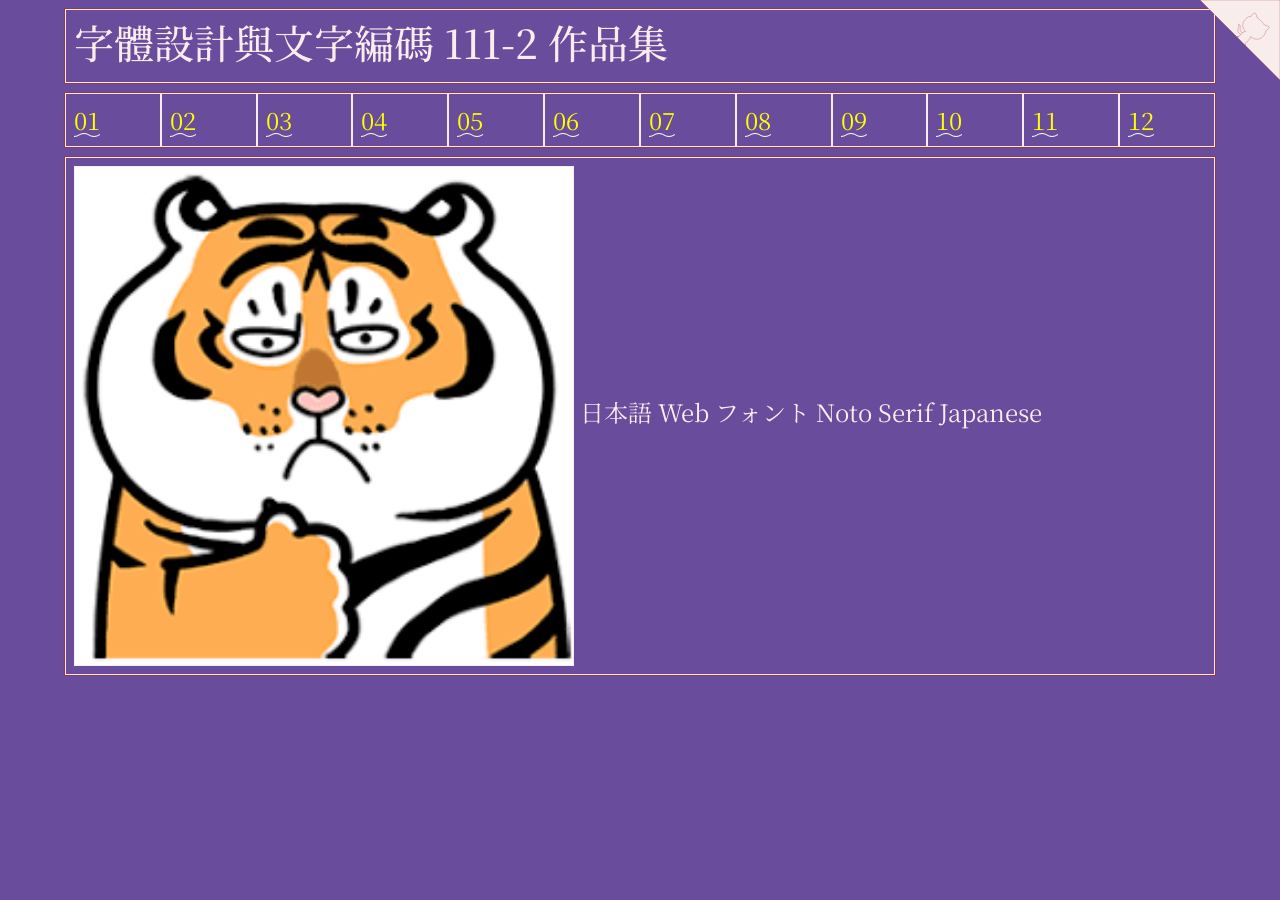
<file: hw00/index.html>
<!doctype html>
<html lang="zh-Hant-TW">
<head>
<!-- Required meta tags -->
<meta charset="utf-8">
<meta name="viewport" content="width=device-width, initial-scale=1">
<title>作品集 Portfolio</title>
<!-- Bootstrap CSS -->
<link href="https://cdn.jsdelivr.net/npm/bootstrap@5.1.0/dist/css/bootstrap.min.css" rel="stylesheet">
<style type="text/css">

  @import url('https://fonts.googleapis.com/css2?family=Noto+Serif+JP:wght@200&display=swap');

  body {
    background-color: rgb(106, 76, 156); /* #6A4C9C */
    color: rgb(106, 76, 156);
    font-family: 'Noto Serif JP', serif;
  }

  .container-fluid {
    width:  90%;
  }

  .hw12 {
    border: 1px solid rgb(159, 53, 58);
    margin-top: 8px;
    margin-bottom: 8px;
  }

  .twenty {
    border: 1px solid #f9eced;
    color: #f9eced;
    padding: 8px;
    font-size: 18pt;
  }

  .twenty a {
    color:  yellow;
  }

  .twenty a:hover {
    color: #f9eced;
    font-size:  16pt;
  }

  svg {
    border: 2px solid rgb(159, 53, 58);
  }

  path {
    pointer-events: all;
    fill: #f9eced;
    stroke: rgb(159, 53, 58);
    stroke-opacity: 0.95;
    stroke-width: 1px;
  }

  .active circle {
    stroke: #f9eced;
    stroke-width: 2px;
  }

  svg g text {
    fill: rgba(255, 255, 255, 0.95);
    background-color: rgba(255, 255, 0, 0.1);
    text-shadow: 0 0 16px #FF0000, 0 0 16px #000000;
    font-size: 24pt;
    text-anchor: middle;
  }

  .twenty:hover {
      box-shadow: 0 0 5px 3px #f9eced;
      color: cyan; 
      text-shadow: 0 0 6px #FFFFFF, 0 0 6px #000000;
  }

  img:hover {
      box-shadow: 0 0 1px 1px #f9eced;
      animation-name: happy;
      animation-duration: 0.5s;
      animation-iteration-count: infinite;
  }

  @keyframes happy {
      0% {
          transform: translateY(0px);
      }

      25% {
          transform: translateY(-15px);
      }

      50% {
          transform: translateY(0px);
      }

      75% {
          transform: translateY(-5px);
      }

      100% {
          transform: translateY(0px);
      }
  }

  img.withborder {
    border: 1px solid #f9eced;
  }

/* 揮手 */
.github-corner:hover 
.octo-arm {
  animation: octocat-wave 560ms ease-in-out
}
@keyframes octocat-wave {
  0%,100% {
    transform:rotate(0)
  }
  20%,60% {
    transform:rotate(-25deg)
  }
  40%,80% {
    transform:rotate(10deg)
  }
}
@media (max-width:500px) {
  .github-corner:hover 
  .octo-arm {
    animation:none
  }

  .github-corner 
  .octo-arm {
    animation: octocat-wave 560ms ease-in-out
  }
}

  /* 波浪 */
  a {
    color:#f30;
    text-decoration: none; 
    background: url("data:image/svg+xml,%3Csvg xmlns='http://www.w3.org/2000/svg' viewBox='0 0 20 4'%3E%3Cpath fill='none' stroke='%23fff' d='M0 3.5c5 0 5-3 10-3s5 3 10 3 5-3 10-3 5 3 10 3'/%3E%3C/svg%3E") repeat-x 0 100%; 
    background-size:20px auto; 
    animation: waveMove 1s infinite linear;
  }

  a:hover {
    color:#f30;
    text-decoration: none;
    background: none;
    animation: none;
    text-decoration: underline;
    padding:2px 0;
  }
  @keyframes waveMove {
    from { background-position:0 100%; }
    to { background-position:20px 100%; }
  }
  /* 波浪 */
</style>

</head>
<body>
<!-- https://alexlenail.me/NN-SVG/about.html -->
<!--                        你的帳號 -->
<a href="https://github.com/tjhsieh/ct2023s/" class="github-corner" aria-label="View source on Github">
  <svg width="80" height="80" viewBox="0 0 250 250" style="fill:#f9eced; color:#fff; position: absolute; top: 0; border: 0; right: 0;" aria-hidden="true">
    <path d="M0,0 L115,115 L130,115 L142,142 L250,250 L250,0 Z"></path>
    <path d="M128.3,109.0 C113.8,99.7 119.0,89.6 119.0,89.6 C122.0,82.7 120.5,78.6 120.5,78.6 C119.2,72.0 123.4,76.3 123.4,76.3 C127.3,80.9 125.5,87.3 125.5,87.3 C122.9,97.6 130.6,101.9 134.4,103.2" fill="#f9eced" stroke="#6A4C9C" style="transform-origin: 130px 106px;" class="octo-arm"></path>
    <path d="M115.0,115.0 C114.9,115.1 118.7,116.5 119.8,115.4 L133.7,101.6 C136.9,99.2 139.9,98.4 142.2,98.6 C133.8,88.0 127.5,74.4 143.8,58.0 C148.5,53.4 154.0,51.2 159.7,51.0 C160.3,49.4 163.2,43.6 171.4,40.1 C171.4,40.1 176.1,42.5 178.8,56.2 C183.1,58.6 187.2,61.8 190.9,65.4 C194.5,69.0 197.7,73.2 200.1,77.6 C213.8,80.2 216.3,84.9 216.3,84.9 C212.7,93.1 206.9,96.0 205.4,96.6 C205.1,102.4 203.0,107.8 198.3,112.5 C181.9,128.9 168.3,122.5 157.7,114.1 C157.9,116.9 156.7,120.9 152.7,124.9 L141.0,136.5 C139.8,137.7 141.6,141.9 141.8,141.8 Z" fill="#f9eced" stroke="#6A4C9C" class="octo-body"></path>
  </svg>
</a>

<div class="container-fluid">
  <!-- ---------------------------------------------- -->
  <div class="row hw12">
    <div class="col-md-12 twenty">
      <h1>字體設計與文字編碼 111-2 作品集</h1>
    </div>
  </div>

  <!-- ---------------------------------------------- -->
  <div class="row hw12">
    <div class="col twenty"><a href="../hw01/index.html">01</a></div>
    <div class="col twenty"><a href="../hw02/index.html">02</a></div>
    <div class="col twenty"><a href="../hw03/index.html">03</a></div>
    <div class="col twenty"><a href="../hw04/index.html">04</a></div>
    <div class="col twenty"><a href="../hw05/index.html">05</a></div>
    <div class="col twenty"><a href="../hw06/index.html">06</a></div>

    <div class="col twenty"><a href="../hw07/index.html">07</a></div>
    <div class="col twenty"><a href="../hw08/index.html">08</a></div>
    <div class="col twenty"><a href="../hw09/index.html">09</a></div>
    <div class="col twenty"><a href="../hw10/index.html">10</a></div>
    <div class="col twenty"><a href="../hw11/index.html">11</a></div>
    <div class="col twenty"><a href="../hw12/index.html">12</a></div>
  </div>

  <!-- ---------------------------------------------- -->
  <div class="row hw12">
    <div class="col-md-12 twenty">
      <a href="https://github.com/tjhsieh/ct2023s/"><img class="withborder" src="./image.svg" height="500"></a>

      日本語 Web フォント Noto Serif Japanese

    </div>
  </div>

  <!-- ------------------------------------------------>

</body>
</html>
</file>
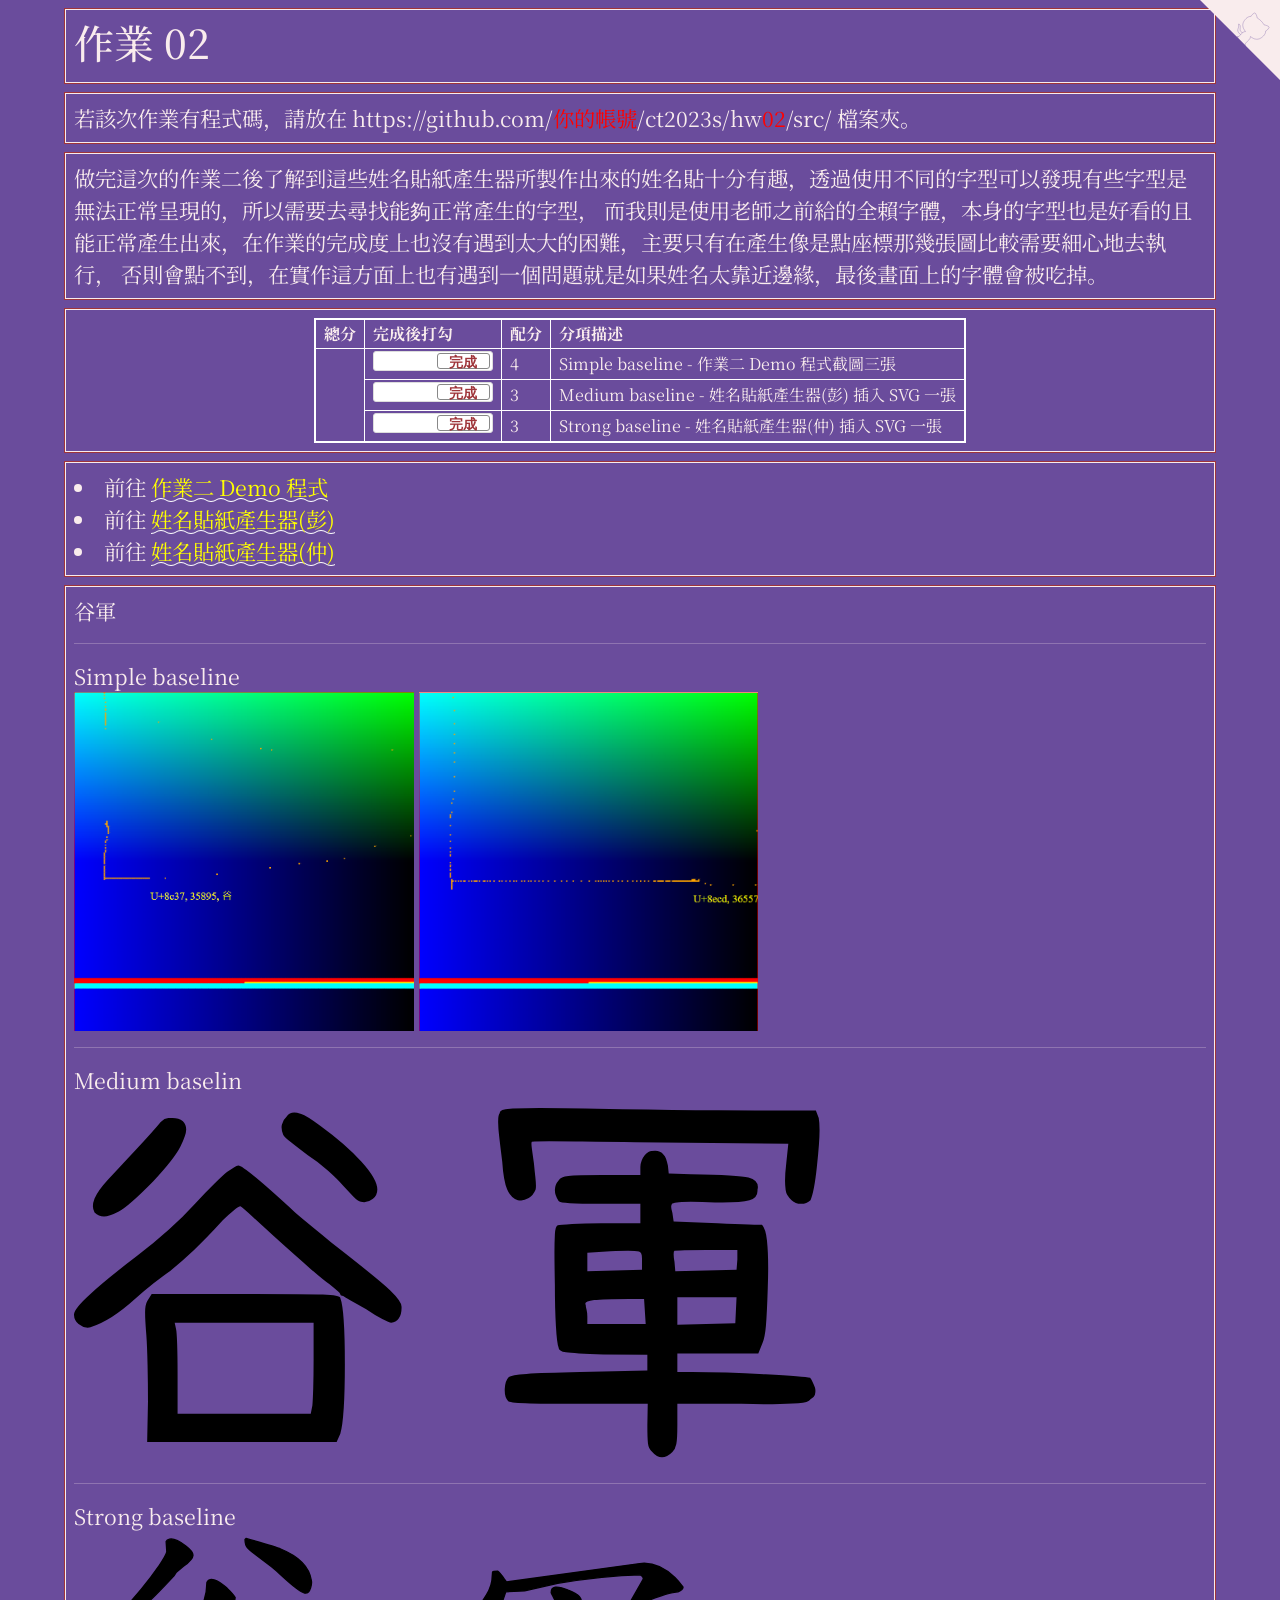
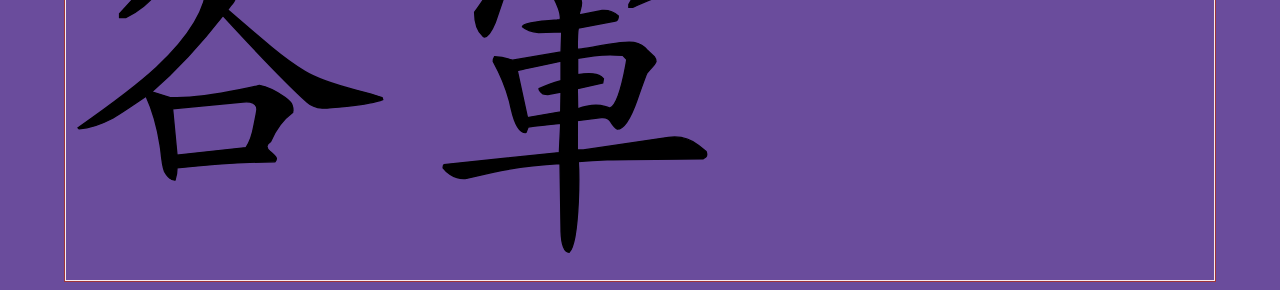
<file: hw02/index.html>
<!doctype html>
<html lang="zh-Hant-TW">
<head>
<!-- Required meta tags -->
<meta charset="utf-8">
<meta name="viewport" content="width=device-width, initial-scale=1">

<!-- D3, jquery -->
<script src="https://d3js.org/d3.v3.min.js" charset="utf-8"></script>
<script src="https://code.jquery.com/jquery-3.6.0.min.js" charset="utf-8"></script>

<!-- Bootstrap CSS -->
<link href="https://cdn.jsdelivr.net/npm/bootstrap@5.1.1/dist/css/bootstrap.min.css" rel="stylesheet">
<script src="https://cdn.jsdelivr.net/npm/bootstrap@5.1.1/dist/js/bootstrap.bundle.min.js"></script>

<title>作品集 Portfolio</title>
<!-- https://alexlenail.me/NN-SVG/about.html -->
<link rel="icon" href="../hw00/favicon.svg"/>
<style type="text/css">
  @import url('https://fonts.googleapis.com/css2?family=Noto+Serif+JP:wght@200&display=swap');

  table {
  border-collapse: collapse;
  border: 2px solid white; /* rgba(217,140,144,1) */
  font-size:  12pt;
  margin-left: auto;
  margin-right: auto;
  }

  td,
  th {
  border: 1px solid white;
  padding: 2px 8px;
  }

  .flipswitch
  {
      position: relative;
      background: white;
      width: 120px;
      height: 20px;
      -webkit-appearance: initial;
      border-radius: 3px;
      -webkit-tap-highlight-color: rgba(0, 0, 0, 0);
      outline:none;
      font-size: 14px;
      font-family: Trebuchet, Arial, sans-serif;
      font-weight: bold;
      cursor:pointer;
      border:1px solid #ddd;
  }
  .flipswitch:after
  {
      position:absolute;
      top:5%;
      display:block; 
      line-height:16px;
      width:45%;
      height:90%;
      background:#fff;
      box-sizing:border-box;
      text-align:center;
      transition: all 0.3s ease-in 0s; 
      color:rgba(159,53,58,1);
      border:#888 1px solid;
      border-radius:3px;
  }
  .flipswitch:after
  {
      left:2%;
      content: "未完成";
  }
  .flipswitch:checked:after
  {
      left:53%;
      content: "完成";
  }

  body {
    background-color: rgb(106, 76, 156); /* #6A4C9C */
    color: rgb(106, 76, 156);
    font-family: 'Noto Serif JP', serif;
  }

  .container-fluid {
    width:  90%;
  }

  .hw12 {
    border: 1px solid rgb(159, 53, 58);
    margin-top: 8px;
    margin-bottom: 8px;
  }

  .twenty {
    border: 1px solid #f9eced;
    color: #f9eced;
    padding: 8px;
    font-size: 16pt;
  }

  .twenty:hover {
      box-shadow: 0 0 5px 3px #f9eced;
      color: cyan; 
      text-shadow: 0 0 6px #FFFFFF, 0 0 6px #000000;
  }

  .github-corner:hover 
  .octo-arm {
    animation: octocat-wave 560ms ease-in-out
  }
  @keyframes octocat-wave {
    0%,100% {
      transform:rotate(0)
    }
    20%,60% {
      transform:rotate(-25deg)
    }
    40%,80% {
      transform:rotate(10deg)
    }
  }
  @media (max-width:500px) {
    .github-corner:hover 
    .octo-arm {
      animation:none
    }

    .github-corner 
    .octo-arm {
      animation: octocat-wave 560ms ease-in-out
    }
  }

  /* 波浪 */
  a {
    color:yellow;
    text-decoration: none; 
    background: url("data:image/svg+xml,%3Csvg xmlns='http://www.w3.org/2000/svg' viewBox='0 0 20 4'%3E%3Cpath fill='none' stroke='%23fff' d='M0 3.5c5 0 5-3 10-3s5 3 10 3 5-3 10-3 5 3 10 3'/%3E%3C/svg%3E") repeat-x 0 100%; 
    background-size:20px auto; 
    animation: waveMove 1s infinite linear;
  }

  a:hover {
    color:#f30;
    text-decoration: none;
    background: none;
    animation: none;
    text-decoration: underline;
    padding:2px 0;
  }
  @keyframes waveMove {
    from { background-position:0 100%; }
    to { background-position:20px 100%; }
  }
  /* 波浪 */
</style>
</head>
<body>
<!-- https://alexlenail.me/NN-SVG/about.html -->
<a href="https://github.com/你的帳號/ct2023s/" class="github-corner" aria-label="View source on Github">
  <svg width="80" height="80" viewBox="0 0 250 250" style="fill:#f9eced; color:#fff; position: absolute; top: 0; border: 0; right: 0;" aria-hidden="true">
    <path d="M0,0 L115,115 L130,115 L142,142 L250,250 L250,0 Z"></path>
    <path d="M128.3,109.0 C113.8,99.7 119.0,89.6 119.0,89.6 C122.0,82.7 120.5,78.6 120.5,78.6 C119.2,72.0 123.4,76.3 123.4,76.3 C127.3,80.9 125.5,87.3 125.5,87.3 C122.9,97.6 130.6,101.9 134.4,103.2" fill="#f9eced" stroke="#6A4C9C" style="transform-origin: 130px 106px;" class="octo-arm"></path>
    <path d="M115.0,115.0 C114.9,115.1 118.7,116.5 119.8,115.4 L133.7,101.6 C136.9,99.2 139.9,98.4 142.2,98.6 C133.8,88.0 127.5,74.4 143.8,58.0 C148.5,53.4 154.0,51.2 159.7,51.0 C160.3,49.4 163.2,43.6 171.4,40.1 C171.4,40.1 176.1,42.5 178.8,56.2 C183.1,58.6 187.2,61.8 190.9,65.4 C194.5,69.0 197.7,73.2 200.1,77.6 C213.8,80.2 216.3,84.9 216.3,84.9 C212.7,93.1 206.9,96.0 205.4,96.6 C205.1,102.4 203.0,107.8 198.3,112.5 C181.9,128.9 168.3,122.5 157.7,114.1 C157.9,116.9 156.7,120.9 152.7,124.9 L141.0,136.5 C139.8,137.7 141.6,141.9 141.8,141.8 Z" fill="#f9eced" stroke="#6A4C9C" class="octo-body"></path>
  </svg>
</a>

<div class="container-fluid">

  <!-- ------------------------------------------------>
  <div class="row hw12">
    <div class="col-md-12 twenty">
      <h1>作業 02</h1>
    </div>
  </div>

  <!-- ------------------------------------------------>
  <div class="row hw12">
    <div class="col-md-12 twenty">
      若該次作業有程式碼，請放在 https://github.com/<span style="color:red;">你的帳號</span>/ct2023s/hw<span style="color:red;">02</span>/src/ 檔案夾。
    </div>
  </div>

  <!-- ------------------------------------------------>
  <div class="row hw12">
    <div class="col-md-12 twenty">
      做完這次的作業二後了解到這些姓名貼紙產生器所製作出來的姓名貼十分有趣，透過使用不同的字型可以發現有些字型是無法正常呈現的，所以需要去尋找能夠正常產生的字型，
      而我則是使用老師之前給的全賴字體，本身的字型也是好看的且能正常產生出來，在作業的完成度上也沒有遇到太大的困難，主要只有在產生像是點座標那幾張圖比較需要細心地去執行，
      否則會點不到，在實作這方面上也有遇到一個問題就是如果姓名太靠近邊緣，最後畫面上的字體會被吃掉。
    </div>
  </div>

  <!-- ------------------------------------------------>
  <div class="row hw12">
    <div class="col-md-12 twenty">
      <table>
        <tr>
          <th>總分</th>
          <th>完成後打勾</th>
          <th>配分</th>
          <th>分項描述</th>
        </tr>
        <tr>
          <td rowspan="7" id="myTotal"></td>
          <td><input type="checkbox" class="flipswitch" id="myCheckbox1" checked></td>
          <td id='m1'>4</td>
          <td>Simple baseline - 作業二 Demo 程式截圖三張</td>
        </tr>
        <tr>
          <td><input type="checkbox" class="flipswitch" id="myCheckbox2" checked></td>
          <td id='m2'>3</td>
          <td>Medium baseline - 姓名貼紙產生器(彭) 插入 SVG 一張</td>
        </tr>
        <tr>
          <td><input type="checkbox" class="flipswitch" id="myCheckbox3" checked></td>
          <td id='m3'>3</td>
          <td>Strong baseline - 姓名貼紙產生器(仲) 插入 SVG 一張</td>
        </tr>
      </table>
    </div>
  </div>

  <!-- ------------------------------------------------>
  <div class="row hw12">
    <div class="col-md-12 twenty">
      <li>前往 <a href="https://tjhsieh.github.io/c/ct/ct2023s/html/unicode/index.html">作業二 Demo 程式</a></li>
      <li>前往  <a href="https://howlemon.github.io/ct2022s/hw02/index.html" target="_blank"> 姓名貼紙產生器(彭)</a> </li>
      <li>前往  <a href="https://t109598105.github.io/vis2021s/lab07/index.html" target="_blank"> 姓名貼紙產生器(仲)</a> </li>
    </div>
  </div>


  <!-- ------------------------------------------------>
  <div class="row hw12">
    <div class="col-md-12 twenty">
      谷軍
      <hr>
      Simple baseline <br>

      <img src="./8c37.png" width="30%" />
      <img src="./8ecd.png" width="30%" />

      <hr>
      Medium baselin <br>
      <img src="./8c37_8ecd.svg" width="70%" />

      <hr>
      Strong baseline<br>
      
      <img src="./U+8C37.svg" width="30%" />
      <img src="./U+8ECD.svg" width="30%" />
    </div>
  </div>



  <!-- ------------------------------------------------>

  <!-- ------------------------------------------------>


<script>
  $(function() {
    var f = function() {
      $(this).next().text($(this).is(':checked') ? '做完' : '未做完');
    };
    $('input').change(f).trigger('change');
  });

  d3.select("#myCheckbox1").on("change",update);
  d3.select("#myCheckbox2").on("change",update);
  d3.select("#myCheckbox3").on("change",update);
  d3.select("#myCheckbox4").on("change",update);
  d3.select("#myCheckbox5").on("change",update);
  d3.select("#myCheckbox6").on("change",update);
  d3.select("#myCheckbox7").on("change",update);

  update();
  
  function update(){

    var score = 0;

    if (d3.select("#myCheckbox1").property("checked")){
      score += parseInt(d3.select('#m1').html());
    }

    if (d3.select("#myCheckbox2").property("checked")){
      score += parseInt(d3.select('#m2').html());   
    }

    if (d3.select("#myCheckbox3").property("checked")){
      score += parseInt(d3.select('#m3').html());   
    }

    d3.select("#myTotal").html(score);    
  }
</script>

</body>
</html>
</file>
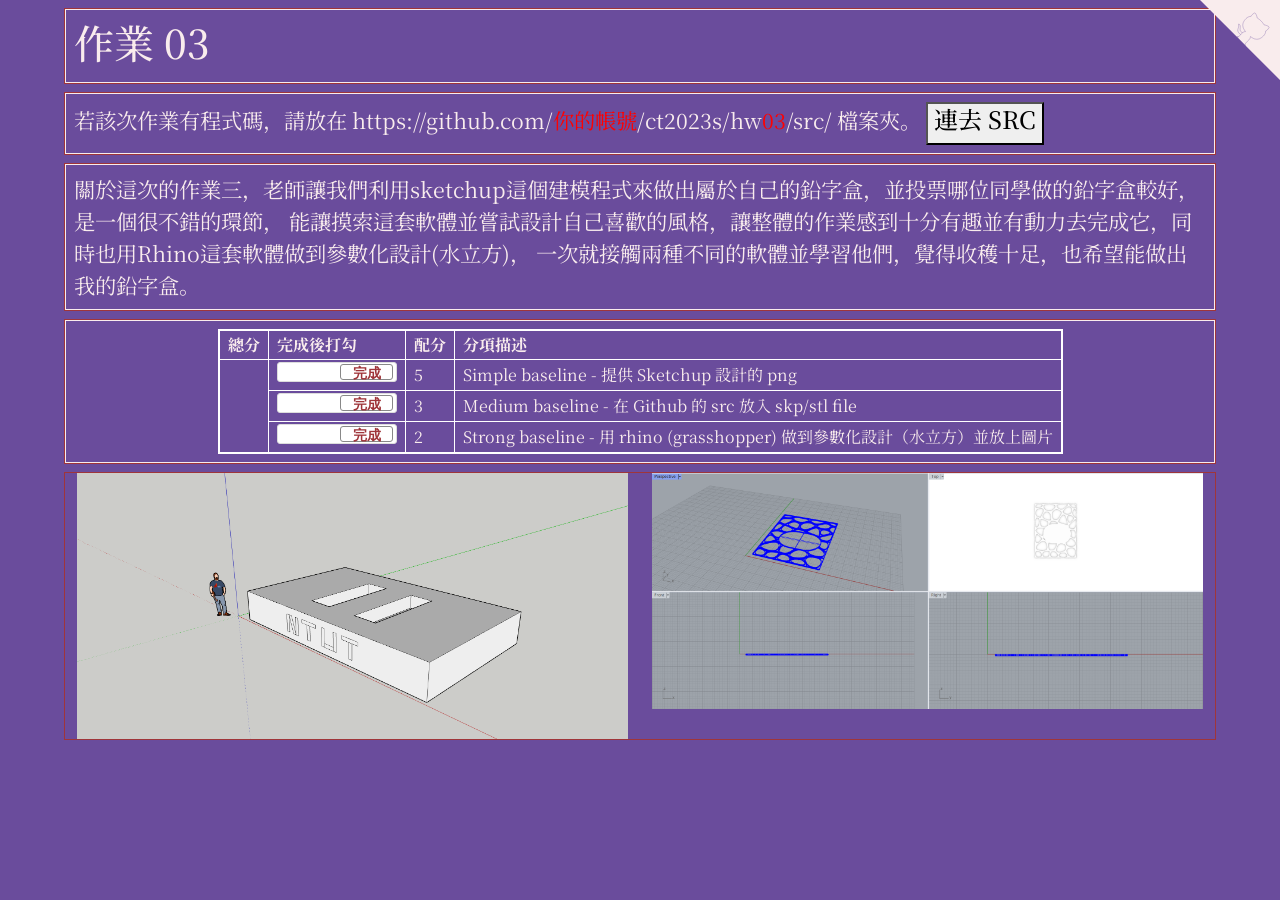
<file: hw03/index.html>
<!doctype html>
<html lang="zh-Hant-TW">
<head>
<!-- Required meta tags -->
<meta charset="utf-8">
<meta name="viewport" content="width=device-width, initial-scale=1">

<!-- D3, jquery -->
<script src="https://d3js.org/d3.v3.min.js" charset="utf-8"></script>
<script src="https://code.jquery.com/jquery-3.6.0.min.js" charset="utf-8"></script>

<!-- Bootstrap CSS -->
<link href="https://cdn.jsdelivr.net/npm/bootstrap@5.1.1/dist/css/bootstrap.min.css" rel="stylesheet">
<script src="https://cdn.jsdelivr.net/npm/bootstrap@5.1.1/dist/js/bootstrap.bundle.min.js"></script>

<title>作品集 Portfolio</title>
<style type="text/css">
  @import url('https://fonts.googleapis.com/css2?family=Noto+Serif+JP:wght@200&display=swap');

  table {
  border-collapse: collapse;
  border: 2px solid white; /* rgba(217,140,144,1) */
  font-size:  12pt;
  margin-left: auto;
  margin-right: auto;
  }

  td,
  th {
  border: 1px solid white;
  padding: 2px 8px;
  }

  .flipswitch
  {
      position: relative;
      background: white;
      width: 120px;
      height: 20px;
      -webkit-appearance: initial;
      border-radius: 3px;
      -webkit-tap-highlight-color: rgba(0, 0, 0, 0);
      outline:none;
      font-size: 14px;
      font-family: Trebuchet, Arial, sans-serif;
      font-weight: bold;
      cursor:pointer;
      border:1px solid #ddd;
  }
  .flipswitch:after
  {
      position:absolute;
      top:5%;
      display:block; 
      line-height:16px;
      width:45%;
      height:90%;
      background:#fff;
      box-sizing:border-box;
      text-align:center;
      transition: all 0.3s ease-in 0s; 
      color:rgba(159,53,58,1);
      border:#888 1px solid;
      border-radius:3px;
  }
  .flipswitch:after
  {
      left:2%;
      content: "未完成";
  }
  .flipswitch:checked:after
  {
      left:53%;
      content: "完成";
  }

  body {
    background-color: rgb(106, 76, 156); /* #6A4C9C */
    color: rgb(106, 76, 156);
    font-family: 'Noto Serif JP', serif;
  }

  .container-fluid {
    width:  90%;
  }

  .hw12 {
    border: 1px solid rgb(159, 53, 58);
    margin-top: 8px;
    margin-bottom: 8px;
  }

  .twenty {
    border: 1px solid #f9eced;
    color: #f9eced;
    padding: 8px;
    font-size: 16pt;
  }

  .twenty:hover {
      box-shadow: 0 0 5px 3px #f9eced;
      color: cyan; 
      text-shadow: 0 0 6px #FFFFFF, 0 0 6px #000000;
  }

  .github-corner:hover 
  .octo-arm {
    animation: octocat-wave 560ms ease-in-out
  }
  @keyframes octocat-wave {
    0%,100% {
      transform:rotate(0)
    }
    20%,60% {
      transform:rotate(-25deg)
    }
    40%,80% {
      transform:rotate(10deg)
    }
  }
  @media (max-width:500px) {
    .github-corner:hover 
    .octo-arm {
      animation:none
    }

    .github-corner 
    .octo-arm {
      animation: octocat-wave 560ms ease-in-out
    }
  }

  /* 波浪 */
  a {
    color:yellow;
    text-decoration: none; 
    background: url("data:image/svg+xml,%3Csvg xmlns='http://www.w3.org/2000/svg' viewBox='0 0 20 4'%3E%3Cpath fill='none' stroke='%23fff' d='M0 3.5c5 0 5-3 10-3s5 3 10 3 5-3 10-3 5 3 10 3'/%3E%3C/svg%3E") repeat-x 0 100%; 
    background-size:20px auto; 
    animation: waveMove 1s infinite linear;
  }

  a:hover {
    color:#f30;
    text-decoration: none;
    background: none;
    animation: none;
    text-decoration: underline;
    padding:2px 0;
  }
  @keyframes waveMove {
    from { background-position:0 100%; }
    to { background-position:20px 100%; }
  }
  /* 波浪 */
</style>
</head>
<body>
<!-- https://alexlenail.me/NN-SVG/about.html -->
<a href="https://github.com/你的帳號/ct2023s/" class="github-corner" aria-label="View source on Github">
  <svg width="80" height="80" viewBox="0 0 250 250" style="fill:#f9eced; color:#fff; position: absolute; top: 0; border: 0; right: 0;" aria-hidden="true">
    <path d="M0,0 L115,115 L130,115 L142,142 L250,250 L250,0 Z"></path>
    <path d="M128.3,109.0 C113.8,99.7 119.0,89.6 119.0,89.6 C122.0,82.7 120.5,78.6 120.5,78.6 C119.2,72.0 123.4,76.3 123.4,76.3 C127.3,80.9 125.5,87.3 125.5,87.3 C122.9,97.6 130.6,101.9 134.4,103.2" fill="#f9eced" stroke="#6A4C9C" style="transform-origin: 130px 106px;" class="octo-arm"></path>
    <path d="M115.0,115.0 C114.9,115.1 118.7,116.5 119.8,115.4 L133.7,101.6 C136.9,99.2 139.9,98.4 142.2,98.6 C133.8,88.0 127.5,74.4 143.8,58.0 C148.5,53.4 154.0,51.2 159.7,51.0 C160.3,49.4 163.2,43.6 171.4,40.1 C171.4,40.1 176.1,42.5 178.8,56.2 C183.1,58.6 187.2,61.8 190.9,65.4 C194.5,69.0 197.7,73.2 200.1,77.6 C213.8,80.2 216.3,84.9 216.3,84.9 C212.7,93.1 206.9,96.0 205.4,96.6 C205.1,102.4 203.0,107.8 198.3,112.5 C181.9,128.9 168.3,122.5 157.7,114.1 C157.9,116.9 156.7,120.9 152.7,124.9 L141.0,136.5 C139.8,137.7 141.6,141.9 141.8,141.8 Z" fill="#f9eced" stroke="#6A4C9C" class="octo-body"></path>
  </svg>
</a>

<div class="container-fluid">

  <!-- ------------------------------------------------>
  <div class="row hw12">
    <div class="col-md-12 twenty">
      <h1>作業 03</h1>
    </div>
  </div>

  <!-- ------------------------------------------------>
  <div class="row hw12">
    <div class="col-md-12 twenty">
      若該次作業有程式碼，請放在 https://github.com/<span style="color:red;">你的帳號</span>/ct2023s/hw<span style="color:red;">03</span>/src/ 檔案夾。
      <button class="button btn-sm btn-light"><a href="https://github.com/chiaoooo/ct2023s/tree/main/hw03/src"><H4 style="color:black;">連去 SRC</H4></a></button>
    </div>
  </div>

  <!-- ------------------------------------------------>
  <div class="row hw12">
    <div class="col-md-12 twenty">
      
      關於這次的作業三，老師讓我們利用sketchup這個建模程式來做出屬於自己的鉛字盒，並投票哪位同學做的鉛字盒較好，是一個很不錯的環節，
      能讓摸索這套軟體並嘗試設計自己喜歡的風格，讓整體的作業感到十分有趣並有動力去完成它，同時也用Rhino這套軟體做到參數化設計(水立方)，
      一次就接觸兩種不同的軟體並學習他們，覺得收穫十足，也希望能做出我的鉛字盒。
    </div>
  </div>

  <!-- ------------------------------------------------>
  <div class="row hw12">
    <div class="col-md-12 twenty">
      <table>
        <tr>
          <th>總分</th>
          <th>完成後打勾</th>
          <th>配分</th>
          <th>分項描述</th>
        </tr>
        <tr>
          <td rowspan="7" id="myTotal"></td>
          <td><input type="checkbox" class="flipswitch" id="myCheckbox1" checked></td>
          <td id='m1'>5</td>
          <td>Simple baseline - 提供 Sketchup 設計的 png</td>
        </tr>
        <tr>
          <td><input type="checkbox" class="flipswitch" id="myCheckbox2" checked></td>
          <td id='m2'>3</td>
          <td>Medium baseline - 在 Github 的 src 放入 skp/stl file </td>
        </tr>
        <tr>
          <td><input type="checkbox" class="flipswitch" id="myCheckbox3" checked></td>
          <td id='m3'>2</td>
          <td>Strong baseline - 用 rhino (grasshopper) 做到參數化設計（水立方）並放上圖片 </td>
        </tr>
      </table>
    </div>
  </div>

  <!-- ------------------------------------------------>
  <div class="row hw12">
    <div class="col-md-6">
        <img src="src/sketchup.png" width="100%">
    </div>
 
    <div class="col-md-6">
        <img src="src/rhino.JPG" width="100%">
    </div>
  </div>

  <!-- ------------------------------------------------>

  <!-- ------------------------------------------------>


<script>
  $(function() {
    var f = function() {
      $(this).next().text($(this).is(':checked') ? '做完' : '未做完');
    };
    $('input').change(f).trigger('change');
  });

  d3.select("#myCheckbox1").on("change",update);
  d3.select("#myCheckbox2").on("change",update);
  d3.select("#myCheckbox3").on("change",update);
  d3.select("#myCheckbox4").on("change",update);
  d3.select("#myCheckbox5").on("change",update);
  d3.select("#myCheckbox6").on("change",update);
  d3.select("#myCheckbox7").on("change",update);

  update();
  
  function update(){

    var score = 0;

    if (d3.select("#myCheckbox1").property("checked")){
      score += parseInt(d3.select('#m1').html());
    }

    if (d3.select("#myCheckbox2").property("checked")){
      score += parseInt(d3.select('#m2').html());   
    }

    if (d3.select("#myCheckbox3").property("checked")){
      score += parseInt(d3.select('#m3').html());   
    }

    d3.select("#myTotal").html(score);    
  }
</script>

</body>
</html>
</file>
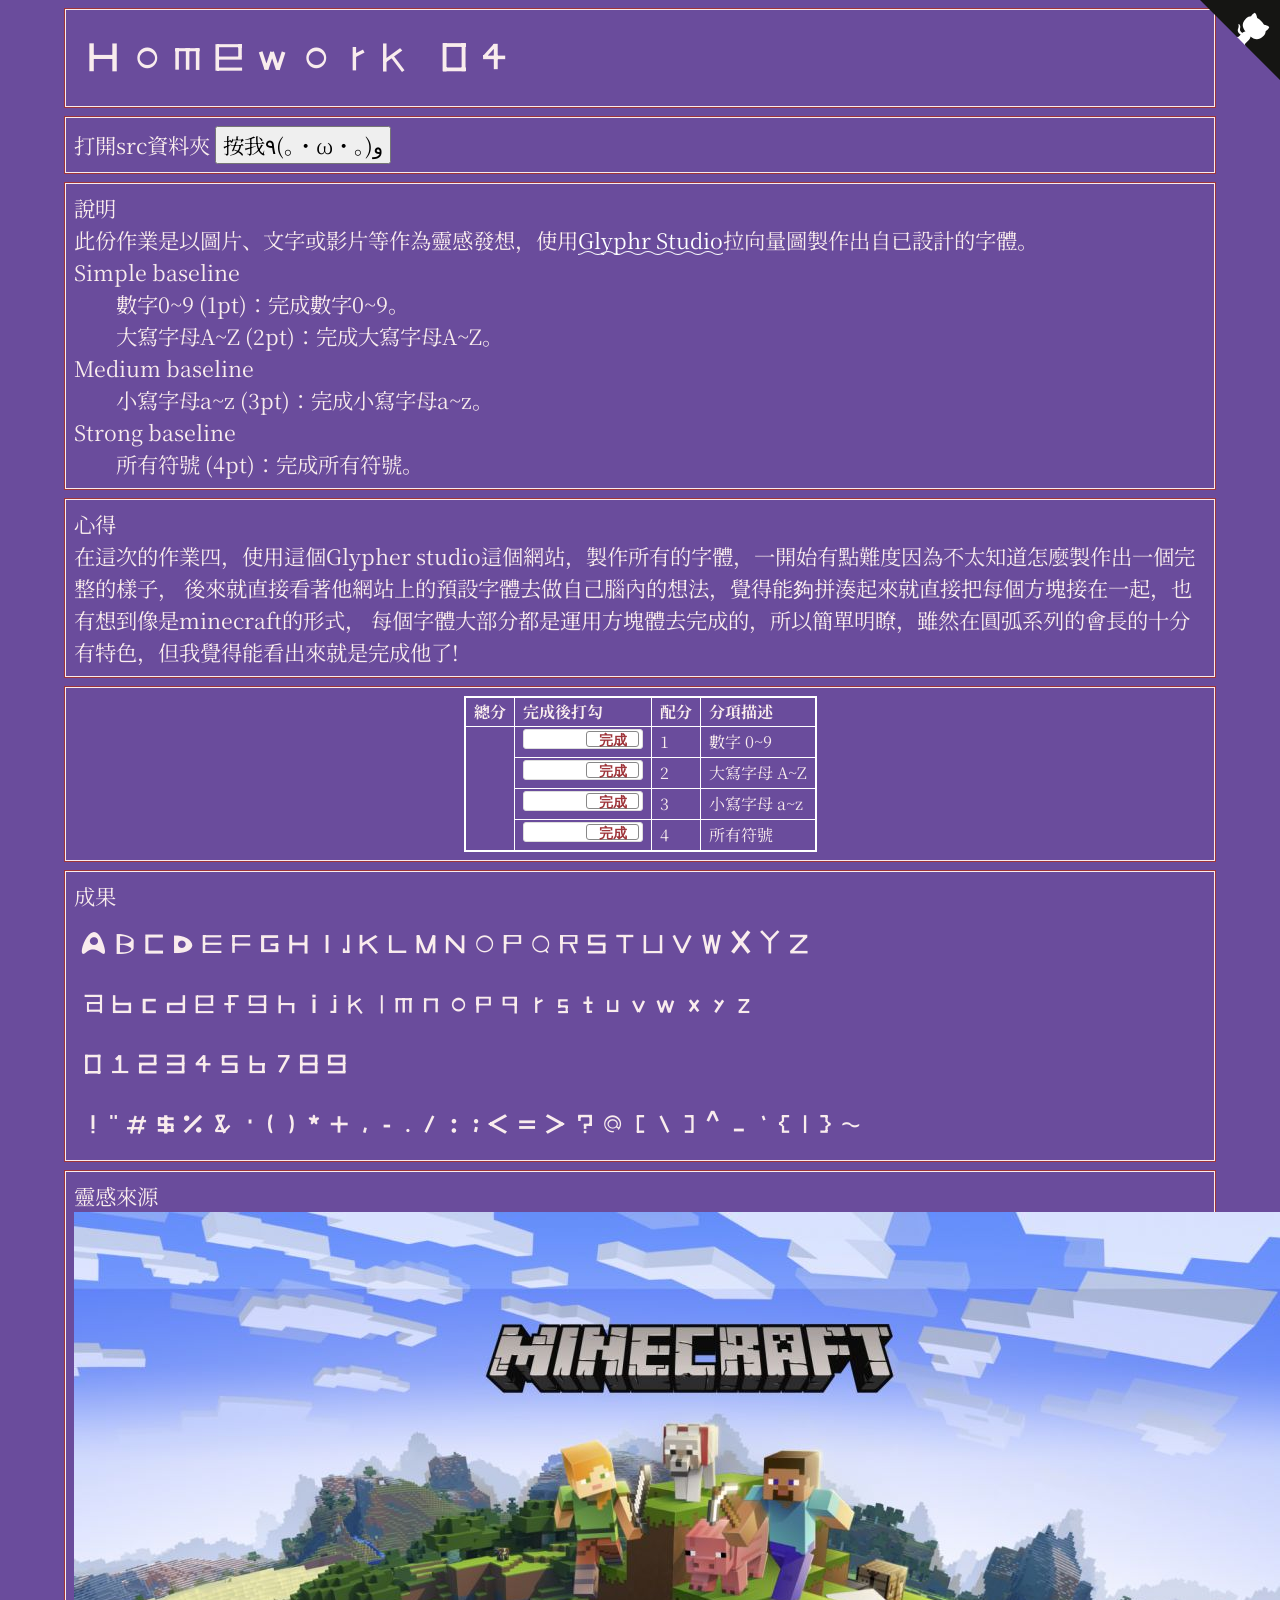
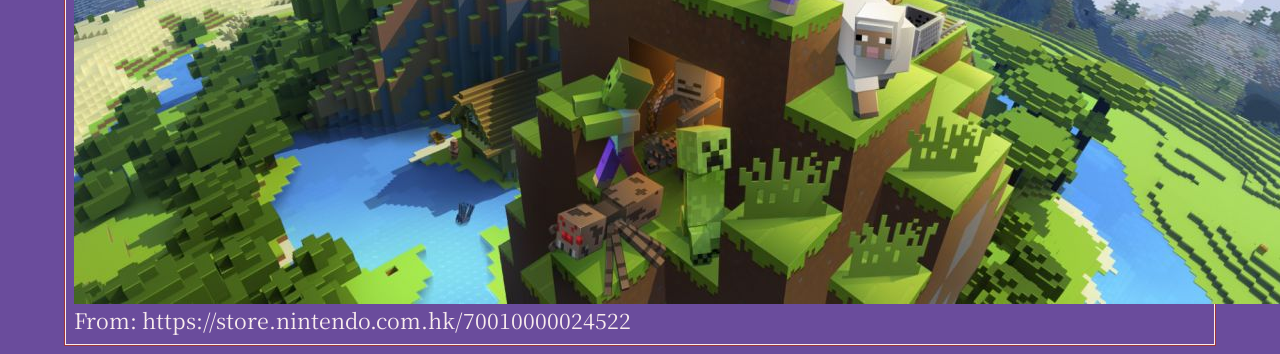
<file: hw04/index.html>
<!doctype html>
<html lang="zh-Hant-TW">
  <head>
  <!-- Required meta tags -->
  <meta charset="utf-8">
  <meta name="viewport" content="width=device-width, initial-scale=1">

  <!-- D3, jquery -->
  <script src="https://d3js.org/d3.v3.min.js" charset="utf-8"></script>
  <script src="https://code.jquery.com/jquery-3.6.0.min.js" charset="utf-8"></script>

  <!-- Bootstrap CSS -->
  <link href="https://cdn.jsdelivr.net/npm/bootstrap@5.1.1/dist/css/bootstrap.min.css" rel="stylesheet">
  <script src="https://cdn.jsdelivr.net/npm/bootstrap@5.1.1/dist/js/bootstrap.bundle.min.js"></script>

  <!-- CSS -->
  <link href="css/mystyle.css" rel="stylesheet">

  <title>作品集 Portfolio</title>
  <style type="text/css">

    @import url('https://fonts.googleapis.com/css2?family=Noto+Serif+JP:wght@200&display=swap');
  
    table {
    border-collapse: collapse;
    border: 2px solid white; /* rgba(217,140,144,1) */
    font-size:  12pt;
    margin-left: auto;
    margin-right: auto;
    }
  
    td,
    th {
    border: 1px solid white;
    padding: 2px 8px;
    }
  
    .flipswitch
    {
        position: relative;
        background: white;
        width: 120px;
        height: 20px;
        -webkit-appearance: initial;
        border-radius: 3px;
        -webkit-tap-highlight-color: rgba(0, 0, 0, 0);
        outline:none;
        font-size: 14px;
        font-family: Trebuchet, Arial, sans-serif;
        font-weight: bold;
        cursor:pointer;
        border:1px solid #ddd;
    }
    .flipswitch:after
    {
        position:absolute;
        top:5%;
        display:block; 
        line-height:16px;
        width:45%;
        height:90%;
        background:#fff;
        box-sizing:border-box;
        text-align:center;
        transition: all 0.3s ease-in 0s; 
        color:rgba(159,53,58,1);
        border:#888 1px solid;
        border-radius:3px;
    }
    .flipswitch:after
    {
        left:2%;
        content: "未完成";
    }
    .flipswitch:checked:after
    {
        left:53%;
        content: "完成";
    }
  
    body {
      background-color: rgb(106, 76, 156); /* #6A4C9C */
      color: rgb(106, 76, 156);
      font-family: 'Noto Serif JP', serif;
    }
  
    .container-fluid {
      width:  90%;
    }
  
    .hw12 {
      border: 1px solid rgb(159, 53, 58);
      margin-top: 8px;
      margin-bottom: 8px;
    }
  
    .twenty {
      border: 1px solid #f9eced;
      color: #f9eced;
      padding: 8px;
      font-size: 16pt;
    }
  
    .twenty:hover {
        box-shadow: 0 0 5px 3px #f9eced;
        color: cyan; 
        text-shadow: 0 0 6px #FFFFFF, 0 0 6px #000000;
    }
  
  
    .github-corner:hover 
    .octo-arm {
      animation: octocat-wave 560ms ease-in-out
    }
    @keyframes octocat-wave {
      0%,100% {
        transform:rotate(0)
      }
      20%,60% {
        transform:rotate(-25deg)
      }
      40%,80% {
        transform:rotate(10deg)
      }
    }
    @media (max-width:500px) {
      .github-corner:hover 
      .octo-arm {
        animation:none
      }
  
      .github-corner 
      .octo-arm {
        animation: octocat-wave 560ms ease-in-out
      }
    }
  
    /* 波浪 */
    a {
      color:#fff;
      text-decoration: none; 
      background: url("data:image/svg+xml,%3Csvg xmlns='http://www.w3.org/2000/svg' viewBox='0 0 20 4'%3E%3Cpath fill='none' stroke='%23fff' d='M0 3.5c5 0 5-3 10-3s5 3 10 3 5-3 10-3 5 3 10 3'/%3E%3C/svg%3E") repeat-x 0 100%; 
      background-size:20px auto; 
      animation: waveMove 1s infinite linear;
    }
  
    a:hover {
      color:#faa;
      text-decoration: none;
      background: none;
      animation: none;
      text-decoration: underline;
      padding:2px 0;
    }
    @keyframes waveMove {
      from { background-position:0 100%; }
      to { background-position:20px 100%; }
    }
  </style>


  </head>
  <body>

    <!-- https://alexlenail.me/NN-SVG/about.html -->
   <a href="https://github.com/Wenshin1109/ct2023s/" class="github-corner" aria-label="View source on Github">
    <svg width="80" height="80" viewBox="0 0 250 250" style="fill:#151513; color:#fff; position: absolute; top: 0; border: 0; right: 0;" aria-hidden="true">
      <path d="M0,0 L115,115 L130,115 L142,142 L250,250 L250,0 Z"></path>
      <path d="M128.3,109.0 C113.8,99.7 119.0,89.6 119.0,89.6 C122.0,82.7 120.5,78.6 120.5,78.6 C119.2,72.0 123.4,76.3 123.4,76.3 C127.3,80.9 125.5,87.3 125.5,87.3 C122.9,97.6 130.6,101.9 134.4,103.2" fill="currentColor" style="transform-origin: 130px 106px;" class="octo-arm"></path>
      <path d="M115.0,115.0 C114.9,115.1 118.7,116.5 119.8,115.4 L133.7,101.6 C136.9,99.2 139.9,98.4 142.2,98.6 C133.8,88.0 127.5,74.4 143.8,58.0 C148.5,53.4 154.0,51.2 159.7,51.0 C160.3,49.4 163.2,43.6 171.4,40.1 C171.4,40.1 176.1,42.5 178.8,56.2 C183.1,58.6 187.2,61.8 190.9,65.4 C194.5,69.0 197.7,73.2 200.1,77.6 C213.8,80.2 216.3,84.9 216.3,84.9 C212.7,93.1 206.9,96.0 205.4,96.6 C205.1,102.4 203.0,107.8 198.3,112.5 C181.9,128.9 168.3,122.5 157.7,114.1 C157.9,116.9 156.7,120.9 152.7,124.9 L141.0,136.5 C139.8,137.7 141.6,141.9 141.8,141.8 Z" fill="currentColor" class="octo-body"></path>
    </svg>
  </a>

  <div class="container-fluid">

    <!-- ------------------------------------------------>
    <div class="row hw12">
      <div class="col-md-12 twenty">
        <h1 style="font-family: OFont; font-size: 60px;">Homework 04</h1>
      </div>
    </div>

    <!-- ------------------------------------------------>
    <div class="row hw12">
      <div class="col-md-12 twenty">
        打開src資料夾
        <input type="button" name="back" onclick="location.href='https://github.com/Wenshin1109/ct2023s/tree/main/hw04/src'" value="按我٩(｡・ω・｡)و">
      </div>
    </div>

    <!-- ------------------------------------------------>
    <div class="row hw12">
      <div class="col-md-12 twenty">
        說明<br>
        此份作業是以圖片、文字或影片等作為靈感發想，使用<a href="https://www.glyphrstudio.com/" style="color: #fff">Glyphr Studio</a>拉向量圖製作出自已設計的字體。<br>
        Simple baseline<br>
        &emsp;&emsp;數字0~9 (1pt)：完成數字0~9。<br>
        &emsp;&emsp;大寫字母A~Z (2pt)：完成大寫字母A~Z。<br>
        Medium baseline<br>
        &emsp;&emsp;小寫字母a~z (3pt)：完成小寫字母a~z。<br>
        Strong baseline<br>
        &emsp;&emsp;所有符號 (4pt)：完成所有符號。<br>

      </div>
    </div>

    <!-- ------------------------------------------------>
    <div class="row hw12">
      <div class="col-md-12 twenty">
        心得<br>
        在這次的作業四，使用這個Glypher studio這個網站，製作所有的字體，一開始有點難度因為不太知道怎麼製作出一個完整的樣子，
        後來就直接看著他網站上的預設字體去做自己腦內的想法，覺得能夠拼湊起來就直接把每個方塊接在一起，也有想到像是minecraft的形式，
        每個字體大部分都是運用方塊體去完成的，所以簡單明瞭，雖然在圓弧系列的會長的十分有特色，但我覺得能看出來就是完成他了!
      </div>
    </div>


    <!-- ------------------------------------------------>
    <div class="row hw12">
      <div class="col-md-12 twenty">
        <table>
          <tr>
            <th>總分</th>
            <th>完成後打勾</th>
            <th>配分</th>
            <th>分項描述</th>
          </tr>
          <tr>
            <td rowspan="4" id="myTotal"></td>
            <td><input type="checkbox" class="flipswitch" id="myCheckbox1" checked="checked"></td>
            <td id='m1'>1</td>
            <td>數字 0~9</td>
          </tr>
          <tr>
            <td><input type="checkbox" class="flipswitch" id="myCheckbox2" checked="checked"></td>
            <td id='m2'>2</td>
            <td>大寫字母 A~Z</td>
          </tr>
          <tr>
            <td><input type="checkbox" class="flipswitch" id="myCheckbox3" checked="checked"></td>
            <td id='m3'>3</td>
            <td>小寫字母 a~z</td>
          </tr>
          <tr>
            <td><input type="checkbox" class="flipswitch" id="myCheckbox4" checked="checked"></td>
            <td id='m4'>4</td>
            <td>所有符號</td>
          </tr>
        </table>
      </div>
    </div>

    <!-- ------------------------------------------------>
    <div class="row hw12">
      <div class="col-md-12 twenty">
        成果<br>
        <span style="font-family: OFont; font-size: 40px;">
          ABCDEFGHIJKLMNOPQRSTUVWXYZ<br>
          abcdefghijklmnopqrstuvwxyz<br>
          0123456789<br>
          !"#$%&'()*+,-./:;&lt;=&gt;?@[\]^_`{|}~<br>
        </span>
      </div>
    </div>

    <!-- ------------------------------------------------>
    <div class="row hw12">
      <div class="col-md-12 twenty">
        靈感來源<br>
        <img src="img/source.jpg"><br>
        From: https://store.nintendo.com.hk/70010000024522
      </div>
    </div>


    <!-- ------------------------------------------------>


  <script>
    $(function() {
      var f = function() {
        $(this).next().text($(this).is(':checked') ? '做完' : '未做完');
      };
      $('input').change(f).trigger('change');
    });

    d3.select("#myCheckbox1").on("change",update);
    d3.select("#myCheckbox2").on("change",update);
    d3.select("#myCheckbox3").on("change",update);
    d3.select("#myCheckbox4").on("change",update);


    update();
    
    function update(){

      var score = 0;

      if (d3.select("#myCheckbox1").property("checked")){
        score += parseInt(d3.select('#m1').html());
      }

      if (d3.select("#myCheckbox2").property("checked")){
        score += parseInt(d3.select('#m2').html());   
      }

      if (d3.select("#myCheckbox3").property("checked")){
        score += parseInt(d3.select('#m3').html());   
      }

      if (d3.select("#myCheckbox4").property("checked")){
        score += parseInt(d3.select('#m4').html());   
      }


      d3.select("#myTotal").html(score);    
    }
  </script>

  </body>
</html>
</file>
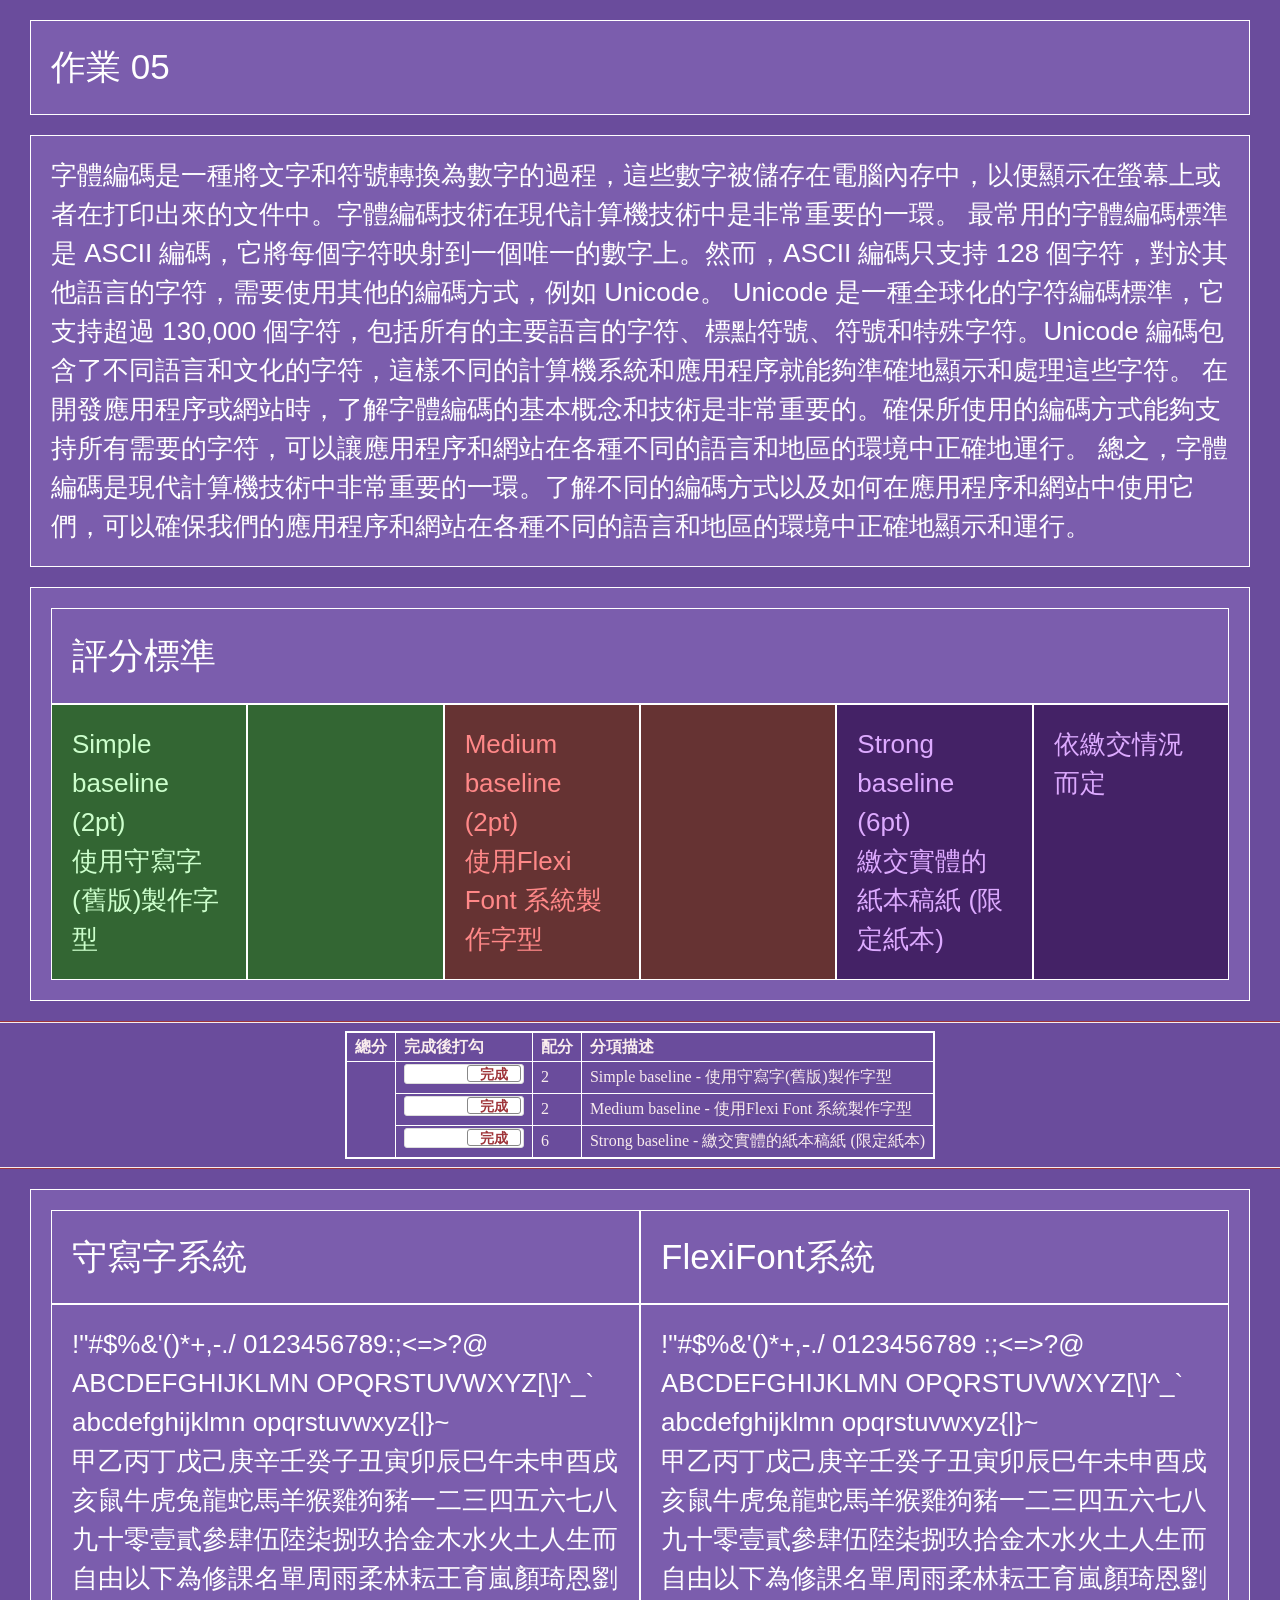
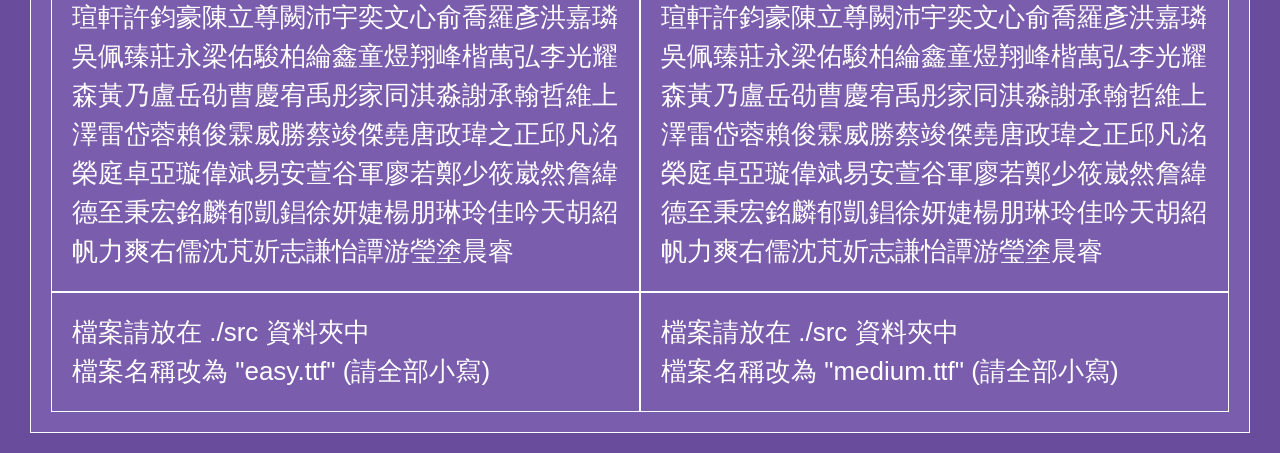
<file: hw05/index.html>
<!DOCTYPE html>
<html lang="en">

<head>
    <link href="https://cdn.jsdelivr.net/npm/bootstrap@5.3.0-alpha1/dist/css/bootstrap.min.css" rel="stylesheet" integrity="sha384-GLhlTQ8iRABdZLl6O3oVMWSktQOp6b7In1Zl3/Jr59b6EGGoI1aFkw7cmDA6j6gD" crossorigin="anonymous">
    <link href="./style.css" rel="stylesheet">
    <meta charset="UTF-8">
    <meta http-equiv="X-UA-Compatible" content="IE=edge">
    <meta name="viewport" content="width=device-width, initial-scale=1.0">
    <title>作品集 - 作業五</title>
    <script src="https://d3js.org/d3.v3.min.js" charset="utf-8"></script>
    <script src="https://code.jquery.com/jquery-3.6.0.min.js" charset="utf-8"></script>
    <script src="https://cdn.jsdelivr.net/npm/bootstrap@5.1.1/dist/js/bootstrap.bundle.min.js"></script>

</head>

<body style="background-color: #6A4C9C;">
    <div>
    <div class="row Color Block" style="font-size: 35px;">
        作業 05
    </div>
    <div class="row Color Block" id="Response"></div>
    <div class="row Color Block">
        <div class="col-12 Color Block" style="margin: 0px; font-size: 36px;">評分標準</div>
        <div class="col-2 Color Block" style="margin: 0px; color:#CCFFCC; background: #336633;">
            Simple baseline (2pt)<br>
            使用守寫字(舊版)製作字型
        </div>
        <div class="col-2 Color Block" style="margin: 0px; color:#CCFFCC; background: #336633;" id="Pass-1">
            
        </div>
        <div class="col-2 Color Block" style="margin: 0px; color:#FF8888; background: #663333;">
            Medium baseline (2pt)<br>
            使用Flexi Font 系統製作字型
        </div>
        <div class="col-2 Color Block" style="margin: 0px; color:#FF8888; background: #663333;" id="Pass-2">
            
        </div>
        <div class="col-2 Color Block" style="margin: 0px; color:#DDAAFF; background: #442266;">
            Strong baseline (6pt)<br>
            繳交實體的紙本稿紙 (限定紙本)
        </div>
        <div class="col-2 Color Block" style="margin: 0px; color:#DDAAFF; background: #442266;">
            依繳交情況而定
        </div>

        
    </div>
    <div class="row hw12">
        <div class="col-md-12 twenty">
    <table>
        <tbody><tr>
          <th>總分</th>
          <th>完成後打勾</th>
          <th>配分</th>
          <th>分項描述</th>
        </tr>
        <tr>
          <td rowspan="7" id="myTotal"></td>
          <td><input type="checkbox" class="flipswitch" id="myCheckbox1" checked></td>
          <td id="m1">2</td>
          <td>Simple baseline - 使用守寫字(舊版)製作字型</td>
        </tr>
        <tr>
          <td><input type="checkbox" class="flipswitch" id="myCheckbox2" checked></td>
          <td id="m2">2</td>
          <td>Medium baseline - 使用Flexi Font 系統製作字型</td>
        </tr>
        <tr>
          <td><input type="checkbox" class="flipswitch" id="myCheckbox3" checked></td>
          <td id="m3">6</td>
          <td>Strong baseline - 繳交實體的紙本稿紙 (限定紙本)</td>
        </tr>
      </tbody>
    </table>

    </div></div></div>

    <div class="row Color Block">
        <div class="col-6 Color Block" style="margin: 0px; font-size: 35px;">守寫字系統</div>
        <div class="col-6 Color Block" style="margin: 0px; font-size: 35px;">FlexiFont系統</div><br>
        <div class="col-6 Color Block" style="margin: 0px; " id="DemoText1">
            !"#$%&'()*+,-./ 0123456789:;<=>?@<br>
            ABCDEFGHIJKLMN OPQRSTUVWXYZ[\]^_`<br>
            abcdefghijklmn opqrstuvwxyz{|}~<br>
            甲乙丙丁戊己庚辛壬癸子丑寅卯辰巳午未申酉戌亥鼠牛虎兔龍蛇馬羊猴雞狗豬一二三四五六七八九十零壹貳參肆伍陸柒捌玖拾金木水火土人生而自由以下為修課名單周雨柔林耘王育嵐顏琦恩劉瑄軒許鈞豪陳立尊闕沛宇奕文心俞喬羅彥洪嘉璘吳佩臻莊永梁佑駿柏綸鑫童煜翔峰楷萬弘李光耀森黃乃盧岳劭曹慶宥禹彤家同淇淼謝承翰哲維上澤雷岱蓉賴俊霖威勝蔡竣傑堯唐政瑋之正邱凡洺榮庭卓亞璇偉斌易安萱谷軍廖若鄭少筱崴然詹緯德至秉宏銘麟郁凱錩徐妍婕楊朋琳玲佳吟天胡紹帆力爽右儒沈芃妡志謙怡譚游瑩塗晨睿
        </div>
        <div class="col-6 Color Block" style="margin: 0px;" id="DemoText2">
            !"#$%&'()*+,-./ 0123456789 :;<=>?@<br>
            ABCDEFGHIJKLMN OPQRSTUVWXYZ[\]^_`<br>
            abcdefghijklmn opqrstuvwxyz{|}~<br>
            甲乙丙丁戊己庚辛壬癸子丑寅卯辰巳午未申酉戌亥鼠牛虎兔龍蛇馬羊猴雞狗豬一二三四五六七八九十零壹貳參肆伍陸柒捌玖拾金木水火土人生而自由以下為修課名單周雨柔林耘王育嵐顏琦恩劉瑄軒許鈞豪陳立尊闕沛宇奕文心俞喬羅彥洪嘉璘吳佩臻莊永梁佑駿柏綸鑫童煜翔峰楷萬弘李光耀森黃乃盧岳劭曹慶宥禹彤家同淇淼謝承翰哲維上澤雷岱蓉賴俊霖威勝蔡竣傑堯唐政瑋之正邱凡洺榮庭卓亞璇偉斌易安萱谷軍廖若鄭少筱崴然詹緯德至秉宏銘麟郁凱錩徐妍婕楊朋琳玲佳吟天胡紹帆力爽右儒沈芃妡志謙怡譚游瑩塗晨睿
        </div><br>
        <div class="col-6 Color Block" style="margin: 0px;">
            檔案請放在 ./src 資料夾中<br>
            檔案名稱改為 "easy.ttf" (請全部小寫) 
        </div>
        <div class="col-6 Color Block" style="margin: 0px;">
            檔案請放在 ./src 資料夾中<br>
            檔案名稱改為 "medium.ttf" (請全部小寫) 
        </div><br>
        </div>
    </div>

    <script>
        $(function() {
        var f = function() {
          $(this).next().text($(this).is(':checked') ? '做完' : '未做完');
        };
        $('input').change(f).trigger('change');
      });
    
      d3.select("#myCheckbox1").on("change",update);
      d3.select("#myCheckbox2").on("change",update);
      d3.select("#myCheckbox3").on("change",update);
      d3.select("#myCheckbox4").on("change",update);
      d3.select("#myCheckbox5").on("change",update);
      d3.select("#myCheckbox6").on("change",update);
      d3.select("#myCheckbox7").on("change",update);
    
      update();
      
      function update(){
    
        var score = 0;
    
        if (d3.select("#myCheckbox1").property("checked")){
          score += parseInt(d3.select('#m1').html());
        }
    
        if (d3.select("#myCheckbox2").property("checked")){
          score += parseInt(d3.select('#m2').html());   
        }
    
        if (d3.select("#myCheckbox3").property("checked")){
          score += parseInt(d3.select('#m3').html());   
        }
        console.log( score );
        d3.select("#myTotal").html(score);    
      }
    </script>

</body>


<script src="./index.js"></script>
</html>
</file>
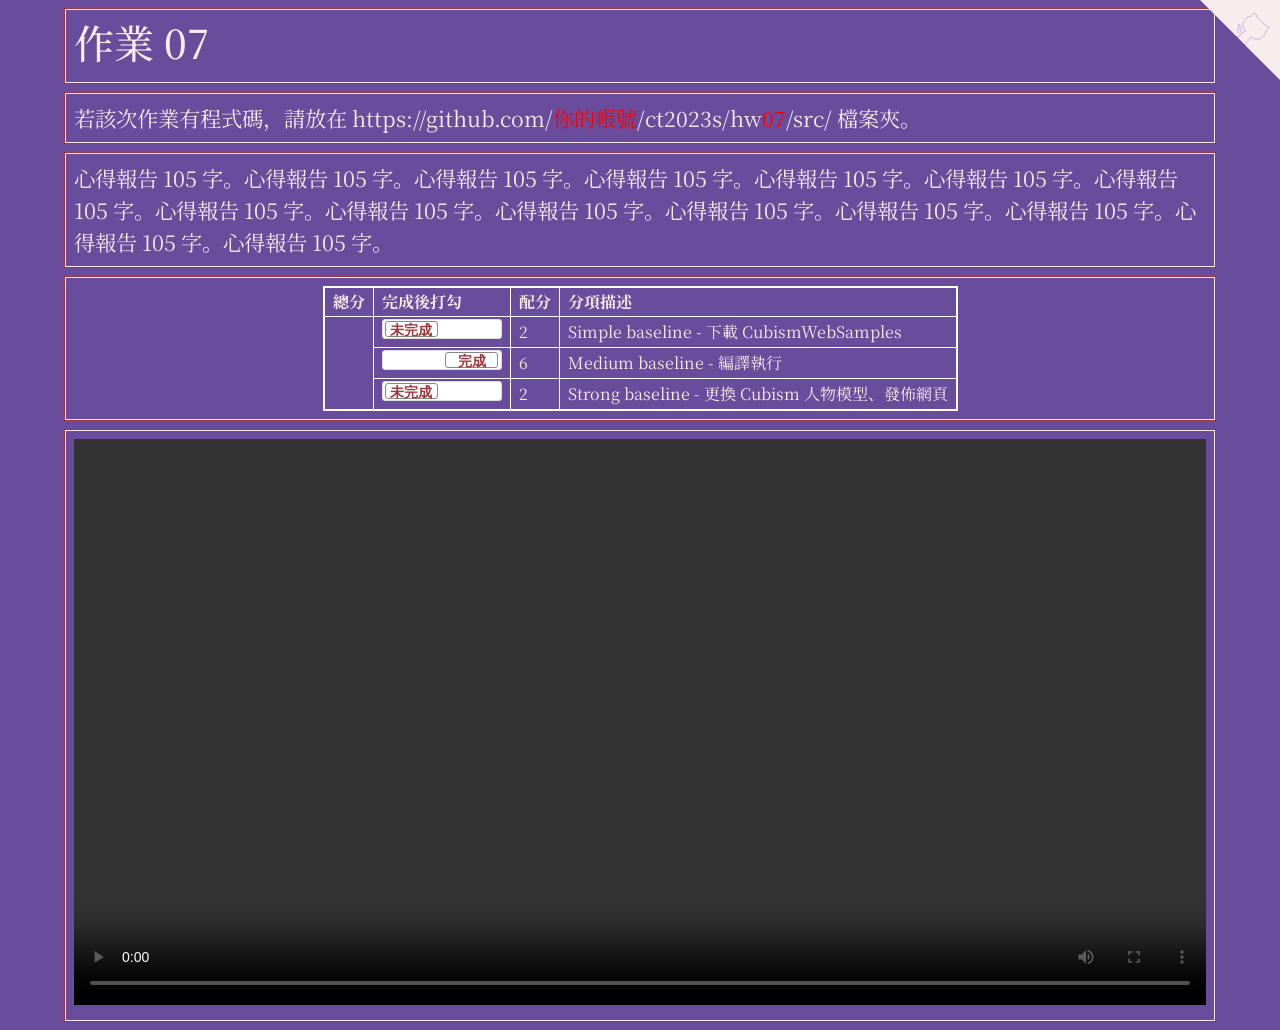
<file: hw07/index.html>
<!doctype html>
<html lang="zh-Hant-TW">
<head>
<!-- Required meta tags -->
<meta charset="utf-8">
<meta name="viewport" content="width=device-width, initial-scale=1">

<!-- D3, jquery -->
<script src="https://d3js.org/d3.v3.min.js" charset="utf-8"></script>
<script src="https://code.jquery.com/jquery-3.6.0.min.js" charset="utf-8"></script>

<!-- Bootstrap CSS -->
<link href="https://cdn.jsdelivr.net/npm/bootstrap@5.1.1/dist/css/bootstrap.min.css" rel="stylesheet">
<script src="https://cdn.jsdelivr.net/npm/bootstrap@5.1.1/dist/js/bootstrap.bundle.min.js"></script>

<title>作品集 Portfolio</title>
<style type="text/css">
  @import url('https://fonts.googleapis.com/css2?family=Noto+Serif+JP:wght@200&display=swap');

  table {
  border-collapse: collapse;
  border: 2px solid white; /* rgba(217,140,144,1) */
  font-size:  12pt;
  margin-left: auto;
  margin-right: auto;
  }

  td,
  th {
  border: 1px solid white;
  padding: 2px 8px;
  }

  .flipswitch
  {
      position: relative;
      background: white;
      width: 120px;
      height: 20px;
      -webkit-appearance: initial;
      border-radius: 3px;
      -webkit-tap-highlight-color: rgba(0, 0, 0, 0);
      outline:none;
      font-size: 14px;
      font-family: Trebuchet, Arial, sans-serif;
      font-weight: bold;
      cursor:pointer;
      border:1px solid #ddd;
  }
  .flipswitch:after
  {
      position:absolute;
      top:5%;
      display:block; 
      line-height:16px;
      width:45%;
      height:90%;
      background:#fff;
      box-sizing:border-box;
      text-align:center;
      transition: all 0.3s ease-in 0s; 
      color:rgba(159,53,58,1);
      border:#888 1px solid;
      border-radius:3px;
  }
  .flipswitch:after
  {
      left:2%;
      content: "未完成";
  }
  .flipswitch:checked:after
  {
      left:53%;
      content: "完成";
  }

  body {
    background-color: rgb(106, 76, 156); /* #6A4C9C */
    color: rgb(106, 76, 156);
    font-family: 'Noto Serif JP', serif;
  }

  .container-fluid {
    width:  90%;
  }

  .hw12 {
    border: 1px solid rgb(159, 53, 58);
    margin-top: 8px;
    margin-bottom: 8px;
  }

  .twenty {
    border: 1px solid #f9eced;
    color: #f9eced;
    padding: 8px;
    font-size: 16pt;
  }

  .twenty:hover {
      box-shadow: 0 0 5px 3px #f9eced;
      color: cyan; 
      text-shadow: 0 0 6px #FFFFFF, 0 0 6px #000000;
  }

  .github-corner:hover 
  .octo-arm {
    animation: octocat-wave 560ms ease-in-out
  }
  @keyframes octocat-wave {
    0%,100% {
      transform:rotate(0)
    }
    20%,60% {
      transform:rotate(-25deg)
    }
    40%,80% {
      transform:rotate(10deg)
    }
  }
  @media (max-width:500px) {
    .github-corner:hover 
    .octo-arm {
      animation:none
    }

    .github-corner 
    .octo-arm {
      animation: octocat-wave 560ms ease-in-out
    }
  }

  /* 波浪 */
  a {
    color:yellow;
    text-decoration: none; 
    background: url("data:image/svg+xml,%3Csvg xmlns='http://www.w3.org/2000/svg' viewBox='0 0 20 4'%3E%3Cpath fill='none' stroke='%23fff' d='M0 3.5c5 0 5-3 10-3s5 3 10 3 5-3 10-3 5 3 10 3'/%3E%3C/svg%3E") repeat-x 0 100%; 
    background-size:20px auto; 
    animation: waveMove 1s infinite linear;
  }

  a:hover {
    color:#f30;
    text-decoration: none;
    background: none;
    animation: none;
    text-decoration: underline;
    padding:2px 0;
  }
  @keyframes waveMove {
    from { background-position:0 100%; }
    to { background-position:20px 100%; }
  }
  /* 波浪 */
</style>
</head>
<body>
<!-- https://alexlenail.me/NN-SVG/about.html -->
<a href="https://github.com/你的帳號/ct2023s/" class="github-corner" aria-label="View source on Github">
  <svg width="80" height="80" viewBox="0 0 250 250" style="fill:#f9eced; color:#fff; position: absolute; top: 0; border: 0; right: 0;" aria-hidden="true">
    <path d="M0,0 L115,115 L130,115 L142,142 L250,250 L250,0 Z"></path>
    <path d="M128.3,109.0 C113.8,99.7 119.0,89.6 119.0,89.6 C122.0,82.7 120.5,78.6 120.5,78.6 C119.2,72.0 123.4,76.3 123.4,76.3 C127.3,80.9 125.5,87.3 125.5,87.3 C122.9,97.6 130.6,101.9 134.4,103.2" fill="#f9eced" stroke="#6A4C9C" style="transform-origin: 130px 106px;" class="octo-arm"></path>
    <path d="M115.0,115.0 C114.9,115.1 118.7,116.5 119.8,115.4 L133.7,101.6 C136.9,99.2 139.9,98.4 142.2,98.6 C133.8,88.0 127.5,74.4 143.8,58.0 C148.5,53.4 154.0,51.2 159.7,51.0 C160.3,49.4 163.2,43.6 171.4,40.1 C171.4,40.1 176.1,42.5 178.8,56.2 C183.1,58.6 187.2,61.8 190.9,65.4 C194.5,69.0 197.7,73.2 200.1,77.6 C213.8,80.2 216.3,84.9 216.3,84.9 C212.7,93.1 206.9,96.0 205.4,96.6 C205.1,102.4 203.0,107.8 198.3,112.5 C181.9,128.9 168.3,122.5 157.7,114.1 C157.9,116.9 156.7,120.9 152.7,124.9 L141.0,136.5 C139.8,137.7 141.6,141.9 141.8,141.8 Z" fill="#f9eced" stroke="#6A4C9C" class="octo-body"></path>
  </svg>
</a>

<div class="container-fluid">

  <!-- ------------------------------------------------>
  <div class="row hw12">
    <div class="col-md-12 twenty">
      <h1>作業 07</h1>
    </div>
  </div>

  <!-- ------------------------------------------------>
  <div class="row hw12">
    <div class="col-md-12 twenty">
      若該次作業有程式碼，請放在 https://github.com/<span style="color:red;">你的帳號</span>/ct2023s/hw<span style="color:red;">07</span>/src/ 檔案夾。
    </div>
  </div>

  <!-- ------------------------------------------------>
  <div class="row hw12">
    <div class="col-md-12 twenty">
      心得報告 105 字。心得報告 105 字。心得報告 105 字。心得報告 105 字。心得報告 105 字。心得報告 105 字。心得報告 105 字。心得報告 105 字。心得報告 105 字。心得報告 105 字。心得報告 105 字。心得報告 105 字。心得報告 105 字。心得報告 105 字。心得報告 105 字。
    </div>
  </div>

  <!-- ------------------------------------------------>
  <div class="row hw12">
    <div class="col-md-12 twenty">
      <table>
        <tr>
          <th>總分</th>
          <th>完成後打勾</th>
          <th>配分</th>
          <th>分項描述</th>
        </tr>
        <tr>
          <td rowspan="7" id="myTotal"></td>
          <td><input type="checkbox" class="flipswitch" id="myCheckbox1"></td>
          <td id='m1'>2</td>
          <td>Simple baseline - 下載 CubismWebSamples</td>
        </tr>
        <tr>
          <td><input type="checkbox" class="flipswitch" id="myCheckbox2" checked></td>
          <td id='m2'>6</td>
          <td>Medium baseline - 編譯執行 </td>
        </tr>
        <tr>
          <td><input type="checkbox" class="flipswitch" id="myCheckbox3"></td>
          <td id='m3'>2</td>
          <td>Strong baseline - 更換 Cubism 人物模型、發佈網頁 </td>
        </tr>
      </table>
    </div>
  </div>

  <!-- ------------------------------------------------>
  <div class="row hw12">
    <div class="col-md-12 twenty">
      <video id="video1" style="width:100%;max-width:100%;" controls="">
        <source src="https://www.w3schools.com/html/mov_bbb.mp4" type="video/mp4">
      </video>
    </div>
  </div>

  <!-- ------------------------------------------------>

  <!-- ------------------------------------------------>


<script>
  $(function() {
    var f = function() {
      $(this).next().text($(this).is(':checked') ? '做完' : '未做完');
    };
    $('input').change(f).trigger('change');
  });

  d3.select("#myCheckbox1").on("change",update);
  d3.select("#myCheckbox2").on("change",update);
  d3.select("#myCheckbox3").on("change",update);
  d3.select("#myCheckbox4").on("change",update);
  d3.select("#myCheckbox5").on("change",update);
  d3.select("#myCheckbox6").on("change",update);
  d3.select("#myCheckbox7").on("change",update);

  update();
  
  function update(){

    var score = 0;

    if (d3.select("#myCheckbox1").property("checked")){
      score += parseInt(d3.select('#m1').html());
    }

    if (d3.select("#myCheckbox2").property("checked")){
      score += parseInt(d3.select('#m2').html());   
    }

    if (d3.select("#myCheckbox3").property("checked")){
      score += parseInt(d3.select('#m3').html());   
    }

    d3.select("#myTotal").html(score);    
  }
</script>

</body>
</html>
</file>
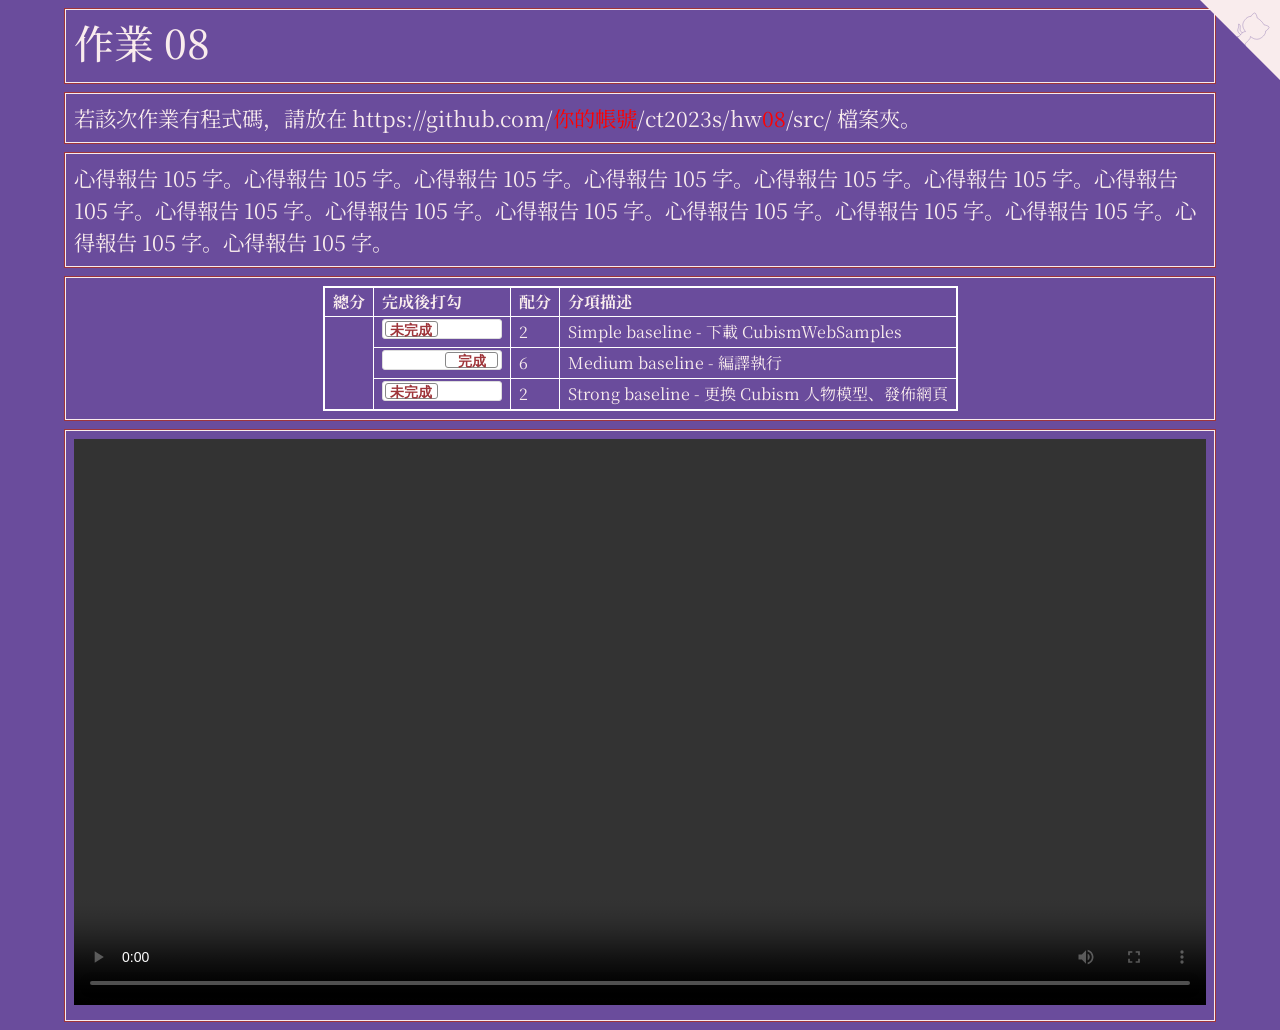
<file: hw08/index.html>
<!doctype html>
<html lang="zh-Hant-TW">
<head>
<!-- Required meta tags -->
<meta charset="utf-8">
<meta name="viewport" content="width=device-width, initial-scale=1">

<!-- D3, jquery -->
<script src="https://d3js.org/d3.v3.min.js" charset="utf-8"></script>
<script src="https://code.jquery.com/jquery-3.6.0.min.js" charset="utf-8"></script>

<!-- Bootstrap CSS -->
<link href="https://cdn.jsdelivr.net/npm/bootstrap@5.1.1/dist/css/bootstrap.min.css" rel="stylesheet">
<script src="https://cdn.jsdelivr.net/npm/bootstrap@5.1.1/dist/js/bootstrap.bundle.min.js"></script>

<title>作品集 Portfolio</title>
<style type="text/css">
  @import url('https://fonts.googleapis.com/css2?family=Noto+Serif+JP:wght@200&display=swap');

  table {
  border-collapse: collapse;
  border: 2px solid white; /* rgba(217,140,144,1) */
  font-size:  12pt;
  margin-left: auto;
  margin-right: auto;
  }

  td,
  th {
  border: 1px solid white;
  padding: 2px 8px;
  }

  .flipswitch
  {
      position: relative;
      background: white;
      width: 120px;
      height: 20px;
      -webkit-appearance: initial;
      border-radius: 3px;
      -webkit-tap-highlight-color: rgba(0, 0, 0, 0);
      outline:none;
      font-size: 14px;
      font-family: Trebuchet, Arial, sans-serif;
      font-weight: bold;
      cursor:pointer;
      border:1px solid #ddd;
  }
  .flipswitch:after
  {
      position:absolute;
      top:5%;
      display:block; 
      line-height:16px;
      width:45%;
      height:90%;
      background:#fff;
      box-sizing:border-box;
      text-align:center;
      transition: all 0.3s ease-in 0s; 
      color:rgba(159,53,58,1);
      border:#888 1px solid;
      border-radius:3px;
  }
  .flipswitch:after
  {
      left:2%;
      content: "未完成";
  }
  .flipswitch:checked:after
  {
      left:53%;
      content: "完成";
  }

  body {
    background-color: rgb(106, 76, 156); /* #6A4C9C */
    color: rgb(106, 76, 156);
    font-family: 'Noto Serif JP', serif;
  }

  .container-fluid {
    width:  90%;
  }

  .hw12 {
    border: 1px solid rgb(159, 53, 58);
    margin-top: 8px;
    margin-bottom: 8px;
  }

  .twenty {
    border: 1px solid #f9eced;
    color: #f9eced;
    padding: 8px;
    font-size: 16pt;
  }

  .twenty:hover {
      box-shadow: 0 0 5px 3px #f9eced;
      color: cyan; 
      text-shadow: 0 0 6px #FFFFFF, 0 0 6px #000000;
  }

  .github-corner:hover 
  .octo-arm {
    animation: octocat-wave 560ms ease-in-out
  }
  @keyframes octocat-wave {
    0%,100% {
      transform:rotate(0)
    }
    20%,60% {
      transform:rotate(-25deg)
    }
    40%,80% {
      transform:rotate(10deg)
    }
  }
  @media (max-width:500px) {
    .github-corner:hover 
    .octo-arm {
      animation:none
    }

    .github-corner 
    .octo-arm {
      animation: octocat-wave 560ms ease-in-out
    }
  }

  /* 波浪 */
  a {
    color:yellow;
    text-decoration: none; 
    background: url("data:image/svg+xml,%3Csvg xmlns='http://www.w3.org/2000/svg' viewBox='0 0 20 4'%3E%3Cpath fill='none' stroke='%23fff' d='M0 3.5c5 0 5-3 10-3s5 3 10 3 5-3 10-3 5 3 10 3'/%3E%3C/svg%3E") repeat-x 0 100%; 
    background-size:20px auto; 
    animation: waveMove 1s infinite linear;
  }

  a:hover {
    color:#f30;
    text-decoration: none;
    background: none;
    animation: none;
    text-decoration: underline;
    padding:2px 0;
  }
  @keyframes waveMove {
    from { background-position:0 100%; }
    to { background-position:20px 100%; }
  }
  /* 波浪 */
</style>
</head>
<body>
<!-- https://alexlenail.me/NN-SVG/about.html -->
<a href="https://github.com/你的帳號/ct2023s/" class="github-corner" aria-label="View source on Github">
  <svg width="80" height="80" viewBox="0 0 250 250" style="fill:#f9eced; color:#fff; position: absolute; top: 0; border: 0; right: 0;" aria-hidden="true">
    <path d="M0,0 L115,115 L130,115 L142,142 L250,250 L250,0 Z"></path>
    <path d="M128.3,109.0 C113.8,99.7 119.0,89.6 119.0,89.6 C122.0,82.7 120.5,78.6 120.5,78.6 C119.2,72.0 123.4,76.3 123.4,76.3 C127.3,80.9 125.5,87.3 125.5,87.3 C122.9,97.6 130.6,101.9 134.4,103.2" fill="#f9eced" stroke="#6A4C9C" style="transform-origin: 130px 106px;" class="octo-arm"></path>
    <path d="M115.0,115.0 C114.9,115.1 118.7,116.5 119.8,115.4 L133.7,101.6 C136.9,99.2 139.9,98.4 142.2,98.6 C133.8,88.0 127.5,74.4 143.8,58.0 C148.5,53.4 154.0,51.2 159.7,51.0 C160.3,49.4 163.2,43.6 171.4,40.1 C171.4,40.1 176.1,42.5 178.8,56.2 C183.1,58.6 187.2,61.8 190.9,65.4 C194.5,69.0 197.7,73.2 200.1,77.6 C213.8,80.2 216.3,84.9 216.3,84.9 C212.7,93.1 206.9,96.0 205.4,96.6 C205.1,102.4 203.0,107.8 198.3,112.5 C181.9,128.9 168.3,122.5 157.7,114.1 C157.9,116.9 156.7,120.9 152.7,124.9 L141.0,136.5 C139.8,137.7 141.6,141.9 141.8,141.8 Z" fill="#f9eced" stroke="#6A4C9C" class="octo-body"></path>
  </svg>
</a>

<div class="container-fluid">

  <!-- ------------------------------------------------>
  <div class="row hw12">
    <div class="col-md-12 twenty">
      <h1>作業 08</h1>
    </div>
  </div>

  <!-- ------------------------------------------------>
  <div class="row hw12">
    <div class="col-md-12 twenty">
      若該次作業有程式碼，請放在 https://github.com/<span style="color:red;">你的帳號</span>/ct2023s/hw<span style="color:red;">08</span>/src/ 檔案夾。
    </div>
  </div>

  <!-- ------------------------------------------------>
  <div class="row hw12">
    <div class="col-md-12 twenty">
      心得報告 105 字。心得報告 105 字。心得報告 105 字。心得報告 105 字。心得報告 105 字。心得報告 105 字。心得報告 105 字。心得報告 105 字。心得報告 105 字。心得報告 105 字。心得報告 105 字。心得報告 105 字。心得報告 105 字。心得報告 105 字。心得報告 105 字。
    </div>
  </div>

  <!-- ------------------------------------------------>
  <div class="row hw12">
    <div class="col-md-12 twenty">
      <table>
        <tr>
          <th>總分</th>
          <th>完成後打勾</th>
          <th>配分</th>
          <th>分項描述</th>
        </tr>
        <tr>
          <td rowspan="7" id="myTotal"></td>
          <td><input type="checkbox" class="flipswitch" id="myCheckbox1"></td>
          <td id='m1'>2</td>
          <td>Simple baseline - 下載 CubismWebSamples</td>
        </tr>
        <tr>
          <td><input type="checkbox" class="flipswitch" id="myCheckbox2" checked></td>
          <td id='m2'>6</td>
          <td>Medium baseline - 編譯執行 </td>
        </tr>
        <tr>
          <td><input type="checkbox" class="flipswitch" id="myCheckbox3"></td>
          <td id='m3'>2</td>
          <td>Strong baseline - 更換 Cubism 人物模型、發佈網頁 </td>
        </tr>
      </table>
    </div>
  </div>

  <!-- ------------------------------------------------>
  <div class="row hw12">
    <div class="col-md-12 twenty">
      <video id="video1" style="width:100%;max-width:100%;" controls="">
        <source src="https://www.w3schools.com/html/mov_bbb.mp4" type="video/mp4">
      </video>
    </div>
  </div>

  <!-- ------------------------------------------------>

  <!-- ------------------------------------------------>


<script>
  $(function() {
    var f = function() {
      $(this).next().text($(this).is(':checked') ? '做完' : '未做完');
    };
    $('input').change(f).trigger('change');
  });

  d3.select("#myCheckbox1").on("change",update);
  d3.select("#myCheckbox2").on("change",update);
  d3.select("#myCheckbox3").on("change",update);
  d3.select("#myCheckbox4").on("change",update);
  d3.select("#myCheckbox5").on("change",update);
  d3.select("#myCheckbox6").on("change",update);
  d3.select("#myCheckbox7").on("change",update);

  update();
  
  function update(){

    var score = 0;

    if (d3.select("#myCheckbox1").property("checked")){
      score += parseInt(d3.select('#m1').html());
    }

    if (d3.select("#myCheckbox2").property("checked")){
      score += parseInt(d3.select('#m2').html());   
    }

    if (d3.select("#myCheckbox3").property("checked")){
      score += parseInt(d3.select('#m3').html());   
    }

    d3.select("#myTotal").html(score);    
  }
</script>

</body>
</html>
</file>
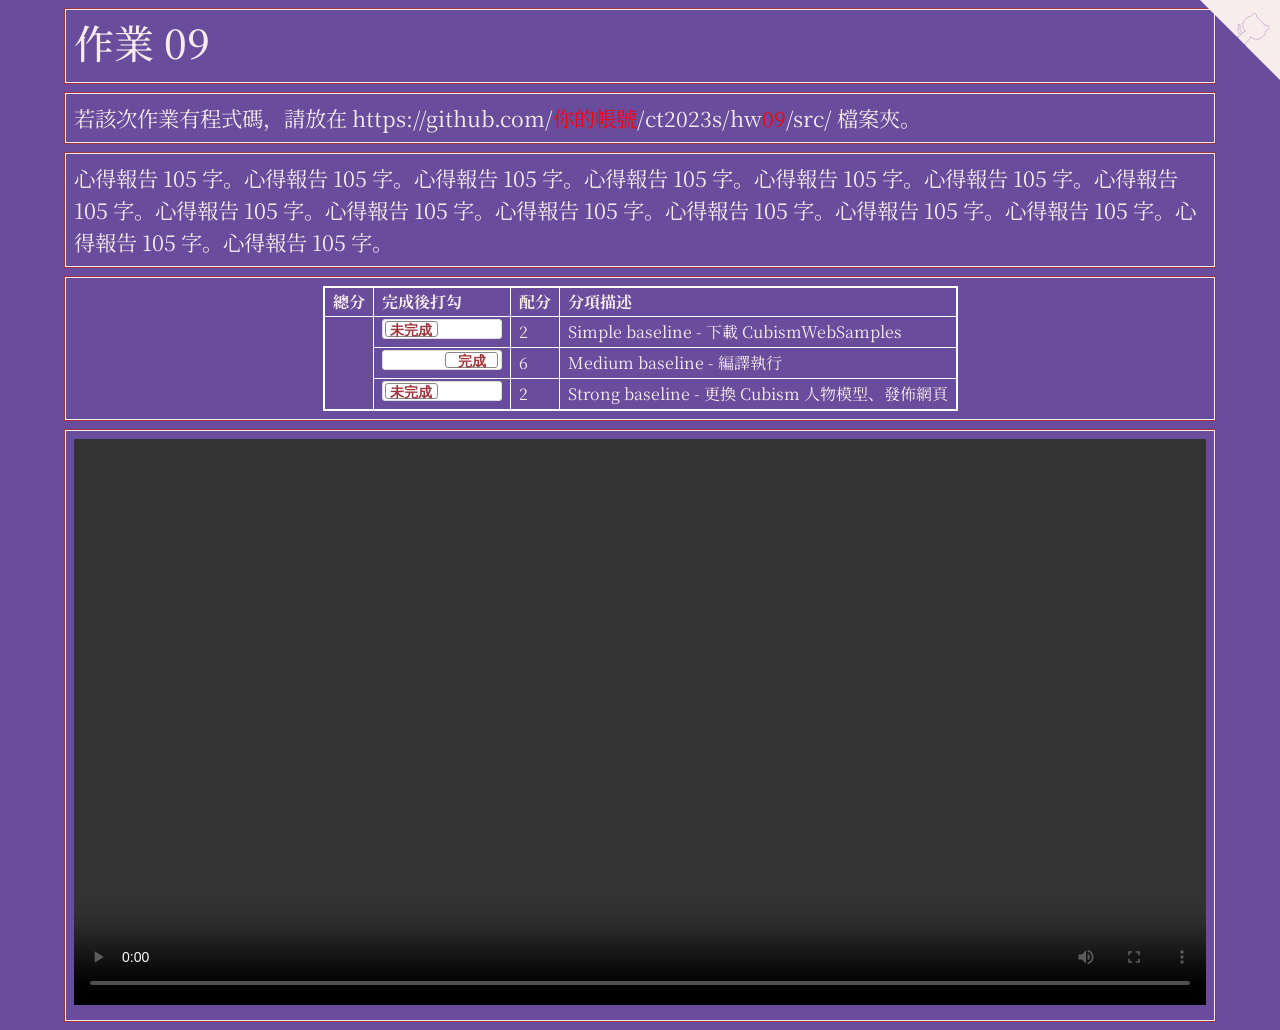
<file: hw09/index.html>
<!doctype html>
<html lang="zh-Hant-TW">
<head>
<!-- Required meta tags -->
<meta charset="utf-8">
<meta name="viewport" content="width=device-width, initial-scale=1">

<!-- D3, jquery -->
<script src="https://d3js.org/d3.v3.min.js" charset="utf-8"></script>
<script src="https://code.jquery.com/jquery-3.6.0.min.js" charset="utf-8"></script>

<!-- Bootstrap CSS -->
<link href="https://cdn.jsdelivr.net/npm/bootstrap@5.1.1/dist/css/bootstrap.min.css" rel="stylesheet">
<script src="https://cdn.jsdelivr.net/npm/bootstrap@5.1.1/dist/js/bootstrap.bundle.min.js"></script>

<title>作品集 Portfolio</title>
<style type="text/css">
  @import url('https://fonts.googleapis.com/css2?family=Noto+Serif+JP:wght@200&display=swap');

  table {
  border-collapse: collapse;
  border: 2px solid white; /* rgba(217,140,144,1) */
  font-size:  12pt;
  margin-left: auto;
  margin-right: auto;
  }

  td,
  th {
  border: 1px solid white;
  padding: 2px 8px;
  }

  .flipswitch
  {
      position: relative;
      background: white;
      width: 120px;
      height: 20px;
      -webkit-appearance: initial;
      border-radius: 3px;
      -webkit-tap-highlight-color: rgba(0, 0, 0, 0);
      outline:none;
      font-size: 14px;
      font-family: Trebuchet, Arial, sans-serif;
      font-weight: bold;
      cursor:pointer;
      border:1px solid #ddd;
  }
  .flipswitch:after
  {
      position:absolute;
      top:5%;
      display:block; 
      line-height:16px;
      width:45%;
      height:90%;
      background:#fff;
      box-sizing:border-box;
      text-align:center;
      transition: all 0.3s ease-in 0s; 
      color:rgba(159,53,58,1);
      border:#888 1px solid;
      border-radius:3px;
  }
  .flipswitch:after
  {
      left:2%;
      content: "未完成";
  }
  .flipswitch:checked:after
  {
      left:53%;
      content: "完成";
  }

  body {
    background-color: rgb(106, 76, 156); /* #6A4C9C */
    color: rgb(106, 76, 156);
    font-family: 'Noto Serif JP', serif;
  }

  .container-fluid {
    width:  90%;
  }

  .hw12 {
    border: 1px solid rgb(159, 53, 58);
    margin-top: 8px;
    margin-bottom: 8px;
  }

  .twenty {
    border: 1px solid #f9eced;
    color: #f9eced;
    padding: 8px;
    font-size: 16pt;
  }

  .twenty:hover {
      box-shadow: 0 0 5px 3px #f9eced;
      color: cyan; 
      text-shadow: 0 0 6px #FFFFFF, 0 0 6px #000000;
  }

  .github-corner:hover 
  .octo-arm {
    animation: octocat-wave 560ms ease-in-out
  }
  @keyframes octocat-wave {
    0%,100% {
      transform:rotate(0)
    }
    20%,60% {
      transform:rotate(-25deg)
    }
    40%,80% {
      transform:rotate(10deg)
    }
  }
  @media (max-width:500px) {
    .github-corner:hover 
    .octo-arm {
      animation:none
    }

    .github-corner 
    .octo-arm {
      animation: octocat-wave 560ms ease-in-out
    }
  }

  /* 波浪 */
  a {
    color:yellow;
    text-decoration: none; 
    background: url("data:image/svg+xml,%3Csvg xmlns='http://www.w3.org/2000/svg' viewBox='0 0 20 4'%3E%3Cpath fill='none' stroke='%23fff' d='M0 3.5c5 0 5-3 10-3s5 3 10 3 5-3 10-3 5 3 10 3'/%3E%3C/svg%3E") repeat-x 0 100%; 
    background-size:20px auto; 
    animation: waveMove 1s infinite linear;
  }

  a:hover {
    color:#f30;
    text-decoration: none;
    background: none;
    animation: none;
    text-decoration: underline;
    padding:2px 0;
  }
  @keyframes waveMove {
    from { background-position:0 100%; }
    to { background-position:20px 100%; }
  }
  /* 波浪 */
</style>
</head>
<body>
<!-- https://alexlenail.me/NN-SVG/about.html -->
<a href="https://github.com/你的帳號/ct2023s/" class="github-corner" aria-label="View source on Github">
  <svg width="80" height="80" viewBox="0 0 250 250" style="fill:#f9eced; color:#fff; position: absolute; top: 0; border: 0; right: 0;" aria-hidden="true">
    <path d="M0,0 L115,115 L130,115 L142,142 L250,250 L250,0 Z"></path>
    <path d="M128.3,109.0 C113.8,99.7 119.0,89.6 119.0,89.6 C122.0,82.7 120.5,78.6 120.5,78.6 C119.2,72.0 123.4,76.3 123.4,76.3 C127.3,80.9 125.5,87.3 125.5,87.3 C122.9,97.6 130.6,101.9 134.4,103.2" fill="#f9eced" stroke="#6A4C9C" style="transform-origin: 130px 106px;" class="octo-arm"></path>
    <path d="M115.0,115.0 C114.9,115.1 118.7,116.5 119.8,115.4 L133.7,101.6 C136.9,99.2 139.9,98.4 142.2,98.6 C133.8,88.0 127.5,74.4 143.8,58.0 C148.5,53.4 154.0,51.2 159.7,51.0 C160.3,49.4 163.2,43.6 171.4,40.1 C171.4,40.1 176.1,42.5 178.8,56.2 C183.1,58.6 187.2,61.8 190.9,65.4 C194.5,69.0 197.7,73.2 200.1,77.6 C213.8,80.2 216.3,84.9 216.3,84.9 C212.7,93.1 206.9,96.0 205.4,96.6 C205.1,102.4 203.0,107.8 198.3,112.5 C181.9,128.9 168.3,122.5 157.7,114.1 C157.9,116.9 156.7,120.9 152.7,124.9 L141.0,136.5 C139.8,137.7 141.6,141.9 141.8,141.8 Z" fill="#f9eced" stroke="#6A4C9C" class="octo-body"></path>
  </svg>
</a>

<div class="container-fluid">

  <!-- ------------------------------------------------>
  <div class="row hw12">
    <div class="col-md-12 twenty">
      <h1>作業 09</h1>
    </div>
  </div>

  <!-- ------------------------------------------------>
  <div class="row hw12">
    <div class="col-md-12 twenty">
      若該次作業有程式碼，請放在 https://github.com/<span style="color:red;">你的帳號</span>/ct2023s/hw<span style="color:red;">09</span>/src/ 檔案夾。
    </div>
  </div>

  <!-- ------------------------------------------------>
  <div class="row hw12">
    <div class="col-md-12 twenty">
      心得報告 105 字。心得報告 105 字。心得報告 105 字。心得報告 105 字。心得報告 105 字。心得報告 105 字。心得報告 105 字。心得報告 105 字。心得報告 105 字。心得報告 105 字。心得報告 105 字。心得報告 105 字。心得報告 105 字。心得報告 105 字。心得報告 105 字。
    </div>
  </div>

  <!-- ------------------------------------------------>
  <div class="row hw12">
    <div class="col-md-12 twenty">
      <table>
        <tr>
          <th>總分</th>
          <th>完成後打勾</th>
          <th>配分</th>
          <th>分項描述</th>
        </tr>
        <tr>
          <td rowspan="7" id="myTotal"></td>
          <td><input type="checkbox" class="flipswitch" id="myCheckbox1"></td>
          <td id='m1'>2</td>
          <td>Simple baseline - 下載 CubismWebSamples</td>
        </tr>
        <tr>
          <td><input type="checkbox" class="flipswitch" id="myCheckbox2" checked></td>
          <td id='m2'>6</td>
          <td>Medium baseline - 編譯執行 </td>
        </tr>
        <tr>
          <td><input type="checkbox" class="flipswitch" id="myCheckbox3"></td>
          <td id='m3'>2</td>
          <td>Strong baseline - 更換 Cubism 人物模型、發佈網頁 </td>
        </tr>
      </table>
    </div>
  </div>

  <!-- ------------------------------------------------>
  <div class="row hw12">
    <div class="col-md-12 twenty">
      <video id="video1" style="width:100%;max-width:100%;" controls="">
        <source src="https://www.w3schools.com/html/mov_bbb.mp4" type="video/mp4">
      </video>
    </div>
  </div>

  <!-- ------------------------------------------------>

  <!-- ------------------------------------------------>


<script>
  $(function() {
    var f = function() {
      $(this).next().text($(this).is(':checked') ? '做完' : '未做完');
    };
    $('input').change(f).trigger('change');
  });

  d3.select("#myCheckbox1").on("change",update);
  d3.select("#myCheckbox2").on("change",update);
  d3.select("#myCheckbox3").on("change",update);
  d3.select("#myCheckbox4").on("change",update);
  d3.select("#myCheckbox5").on("change",update);
  d3.select("#myCheckbox6").on("change",update);
  d3.select("#myCheckbox7").on("change",update);

  update();
  
  function update(){

    var score = 0;

    if (d3.select("#myCheckbox1").property("checked")){
      score += parseInt(d3.select('#m1').html());
    }

    if (d3.select("#myCheckbox2").property("checked")){
      score += parseInt(d3.select('#m2').html());   
    }

    if (d3.select("#myCheckbox3").property("checked")){
      score += parseInt(d3.select('#m3').html());   
    }

    d3.select("#myTotal").html(score);    
  }
</script>

</body>
</html>
</file>
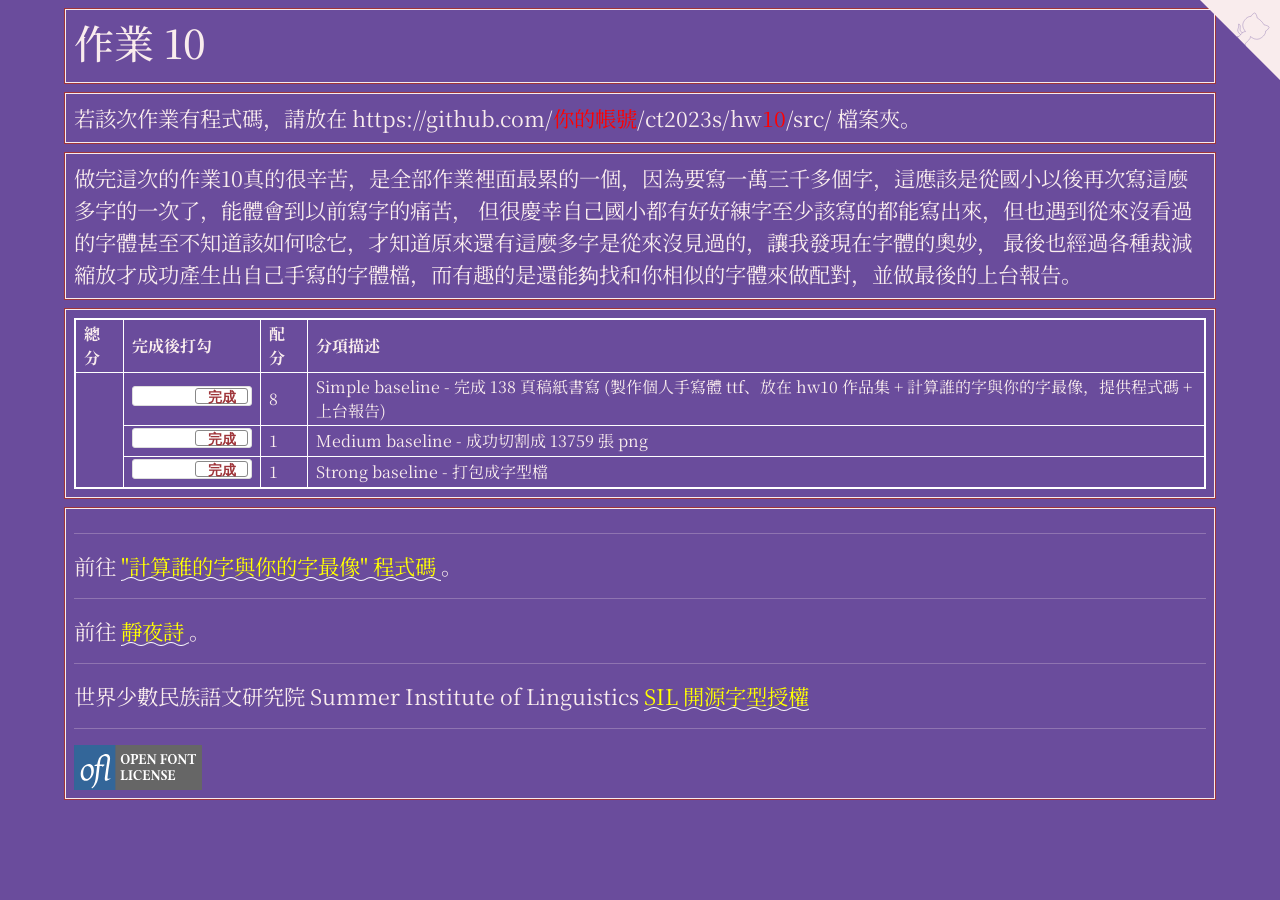
<file: hw10/index.html>
<!doctype html>
<html lang="zh-Hant-TW">
<head>
<!-- Required meta tags -->
<meta charset="utf-8">
<meta name="viewport" content="width=device-width, initial-scale=1">

<!-- D3, jquery -->
<script src="https://d3js.org/d3.v3.min.js" charset="utf-8"></script>
<script src="https://code.jquery.com/jquery-3.6.0.min.js" charset="utf-8"></script>

<!-- Bootstrap CSS -->
<link href="https://cdn.jsdelivr.net/npm/bootstrap@5.1.1/dist/css/bootstrap.min.css" rel="stylesheet">
<script src="https://cdn.jsdelivr.net/npm/bootstrap@5.1.1/dist/js/bootstrap.bundle.min.js"></script>

<title>作品集 Portfolio</title>
<!-- https://alexlenail.me/NN-SVG/about.html -->
<link rel="icon" href="../hw00/favicon.svg"/>
<style type="text/css">
  @import url('https://fonts.googleapis.com/css2?family=Noto+Serif+JP:wght@200&display=swap');

  table {
  border-collapse: collapse;
  border: 2px solid white; /* rgba(217,140,144,1) */
  font-size:  12pt;
  margin-left: auto;
  margin-right: auto;
  }

  td,
  th {
  border: 1px solid white;
  padding: 2px 8px;
  }

  .flipswitch
  {
      position: relative;
      background: white;
      width: 120px;
      height: 20px;
      -webkit-appearance: initial;
      border-radius: 3px;
      -webkit-tap-highlight-color: rgba(0, 0, 0, 0);
      outline:none;
      font-size: 14px;
      font-family: Trebuchet, Arial, sans-serif;
      font-weight: bold;
      cursor:pointer;
      border:1px solid #ddd;
  }
  .flipswitch:after
  {
      position:absolute;
      top:5%;
      display:block; 
      line-height:16px;
      width:45%;
      height:90%;
      background:#fff;
      box-sizing:border-box;
      text-align:center;
      transition: all 0.3s ease-in 0s; 
      color:rgba(159,53,58,1);
      border:#888 1px solid;
      border-radius:3px;
  }
  .flipswitch:after
  {
      left:2%;
      content: "未完成";
  }
  .flipswitch:checked:after
  {
      left:53%;
      content: "完成";
  }

  body {
    background-color: rgb(106, 76, 156); /* #6A4C9C */
    color: rgb(106, 76, 156);
    font-family: 'Noto Serif JP', serif;
  }

  .container-fluid {
    width:  90%;
  }

  .hw12 {
    border: 1px solid rgb(159, 53, 58);
    margin-top: 8px;
    margin-bottom: 8px;
  }

  .twenty {
    border: 1px solid #f9eced;
    color: #f9eced;
    padding: 8px;
    font-size: 16pt;
  }

  .twenty:hover {
      box-shadow: 0 0 5px 3px #f9eced;
      color: cyan; 
      text-shadow: 0 0 6px #FFFFFF, 0 0 6px #000000;
  }

  .github-corner:hover 
  .octo-arm {
    animation: octocat-wave 560ms ease-in-out
  }
  @keyframes octocat-wave {
    0%,100% {
      transform:rotate(0)
    }
    20%,60% {
      transform:rotate(-25deg)
    }
    40%,80% {
      transform:rotate(10deg)
    }
  }
  @media (max-width:500px) {
    .github-corner:hover 
    .octo-arm {
      animation:none
    }

    .github-corner 
    .octo-arm {
      animation: octocat-wave 560ms ease-in-out
    }
  }

  /* 波浪 */
  a {
    color:yellow;
    text-decoration: none; 
    background: url("data:image/svg+xml,%3Csvg xmlns='http://www.w3.org/2000/svg' viewBox='0 0 20 4'%3E%3Cpath fill='none' stroke='%23fff' d='M0 3.5c5 0 5-3 10-3s5 3 10 3 5-3 10-3 5 3 10 3'/%3E%3C/svg%3E") repeat-x 0 100%; 
    background-size:20px auto; 
    animation: waveMove 1s infinite linear;
  }

  a:hover {
    color:#f30;
    text-decoration: none;
    background: none;
    animation: none;
    text-decoration: underline;
    padding:2px 0;
  }
  @keyframes waveMove {
    from { background-position:0 100%; }
    to { background-position:20px 100%; }
  }
  /* 波浪 */
</style>
</head>
<body>
<!-- https://alexlenail.me/NN-SVG/about.html -->
<a href="https://github.com/你的帳號/ct2023s/" class="github-corner" aria-label="View source on Github">
  <svg width="80" height="80" viewBox="0 0 250 250" style="fill:#f9eced; color:#fff; position: absolute; top: 0; border: 0; right: 0;" aria-hidden="true">
    <path d="M0,0 L115,115 L130,115 L142,142 L250,250 L250,0 Z"></path>
    <path d="M128.3,109.0 C113.8,99.7 119.0,89.6 119.0,89.6 C122.0,82.7 120.5,78.6 120.5,78.6 C119.2,72.0 123.4,76.3 123.4,76.3 C127.3,80.9 125.5,87.3 125.5,87.3 C122.9,97.6 130.6,101.9 134.4,103.2" fill="#f9eced" stroke="#6A4C9C" style="transform-origin: 130px 106px;" class="octo-arm"></path>
    <path d="M115.0,115.0 C114.9,115.1 118.7,116.5 119.8,115.4 L133.7,101.6 C136.9,99.2 139.9,98.4 142.2,98.6 C133.8,88.0 127.5,74.4 143.8,58.0 C148.5,53.4 154.0,51.2 159.7,51.0 C160.3,49.4 163.2,43.6 171.4,40.1 C171.4,40.1 176.1,42.5 178.8,56.2 C183.1,58.6 187.2,61.8 190.9,65.4 C194.5,69.0 197.7,73.2 200.1,77.6 C213.8,80.2 216.3,84.9 216.3,84.9 C212.7,93.1 206.9,96.0 205.4,96.6 C205.1,102.4 203.0,107.8 198.3,112.5 C181.9,128.9 168.3,122.5 157.7,114.1 C157.9,116.9 156.7,120.9 152.7,124.9 L141.0,136.5 C139.8,137.7 141.6,141.9 141.8,141.8 Z" fill="#f9eced" stroke="#6A4C9C" class="octo-body"></path>
  </svg>
</a>

<div class="container-fluid">

  <!-- ------------------------------------------------>
  <div class="row hw12">
    <div class="col-md-12 twenty">
      <h1>作業 10</h1>
    </div>
  </div>

  <!-- ------------------------------------------------>
  <div class="row hw12">
    <div class="col-md-12 twenty">
      若該次作業有程式碼，請放在 https://github.com/<span style="color:red;">你的帳號</span>/ct2023s/hw<span style="color:red;">10</span>/src/ 檔案夾。
    </div>
  </div>

  <!-- ------------------------------------------------>
  <div class="row hw12">
    <div class="col-md-12 twenty">
      做完這次的作業10真的很辛苦，是全部作業裡面最累的一個，因為要寫一萬三千多個字，這應該是從國小以後再次寫這麼多字的一次了，能體會到以前寫字的痛苦，
      但很慶幸自己國小都有好好練字至少該寫的都能寫出來，但也遇到從來沒看過的字體甚至不知道該如何唸它，才知道原來還有這麼多字是從來沒見過的，讓我發現在字體的奧妙，
      最後也經過各種裁減縮放才成功產生出自己手寫的字體檔，而有趣的是還能夠找和你相似的字體來做配對，並做最後的上台報告。
    </div>
  </div>

  <!-- ------------------------------------------------>
  <div class="row hw12">
    <div class="col-md-12 twenty">
      <table>
        <tr>
          <th>總分</th>
          <th>完成後打勾</th>
          <th>配分</th>
          <th>分項描述</th>
        </tr>
        <tr>
          <td rowspan="7" id="myTotal"></td>
          <td><input type="checkbox" class="flipswitch" id="myCheckbox1" checked></td>
          <td id='m1'>8</td>
          <td>Simple baseline - 完成 138 頁稿紙書寫 (製作個人手寫體 ttf、放在 hw10 作品集 + 計算誰的字與你的字最像，提供程式碼 + 上台報告)</td>
        </tr>
        <tr>
          <td><input type="checkbox" class="flipswitch" id="myCheckbox2" checked></td>
          <td id='m2'>1</td>
          <td>Medium baseline - 成功切割成 13759 張 png </td>
        </tr>
        <tr>
          <td><input type="checkbox" class="flipswitch" id="myCheckbox3" checked></td>
          <td id='m3'>1</td>
          <td>Strong baseline - 打包成字型檔 </td>
        </tr>
      </table>
    </div>
  </div>

  <!-- ------------------------------------------------>
  <div class="row hw12">
    <div class="col-md-12 twenty">
      <hr>
      前往 <a href="https://github.com/doom0831/ct2023s/tree/main/hw10/src/" target="_blank"> "計算誰的字與你的字最像" 程式碼 </a>。

      <hr>      
      前往 <a href="final.html"> 靜夜詩 </a>。

      <hr>

      世界少數民族語文研究院 Summer Institute of Linguistics <a href="https://en.wikipedia.org/wiki/SIL_Open_Font_License"> SIL 開源字型授權</a> 

      <hr>
      <img src="OFL_logo_rect_color.svg" width="128pt" />
    </div>
  </div>

  <!-- ------------------------------------------------>

  <!-- ------------------------------------------------>


<script>
  $(function() {
    var f = function() {
      $(this).next().text($(this).is(':checked') ? '做完' : '未做完');
    };
    $('input').change(f).trigger('change');
  });

  d3.select("#myCheckbox1").on("change",update);
  d3.select("#myCheckbox2").on("change",update);
  d3.select("#myCheckbox3").on("change",update);
  d3.select("#myCheckbox4").on("change",update);
  d3.select("#myCheckbox5").on("change",update);
  d3.select("#myCheckbox6").on("change",update);
  d3.select("#myCheckbox7").on("change",update);

  update();
  
  function update(){

    var score = 0;

    if (d3.select("#myCheckbox1").property("checked")){
      score += parseInt(d3.select('#m1').html());
    }

    if (d3.select("#myCheckbox2").property("checked")){
      score += parseInt(d3.select('#m2').html());   
    }

    if (d3.select("#myCheckbox3").property("checked")){
      score += parseInt(d3.select('#m3').html());   
    }

    d3.select("#myTotal").html(score);    
  }
</script>

</body>
</html>
</file>
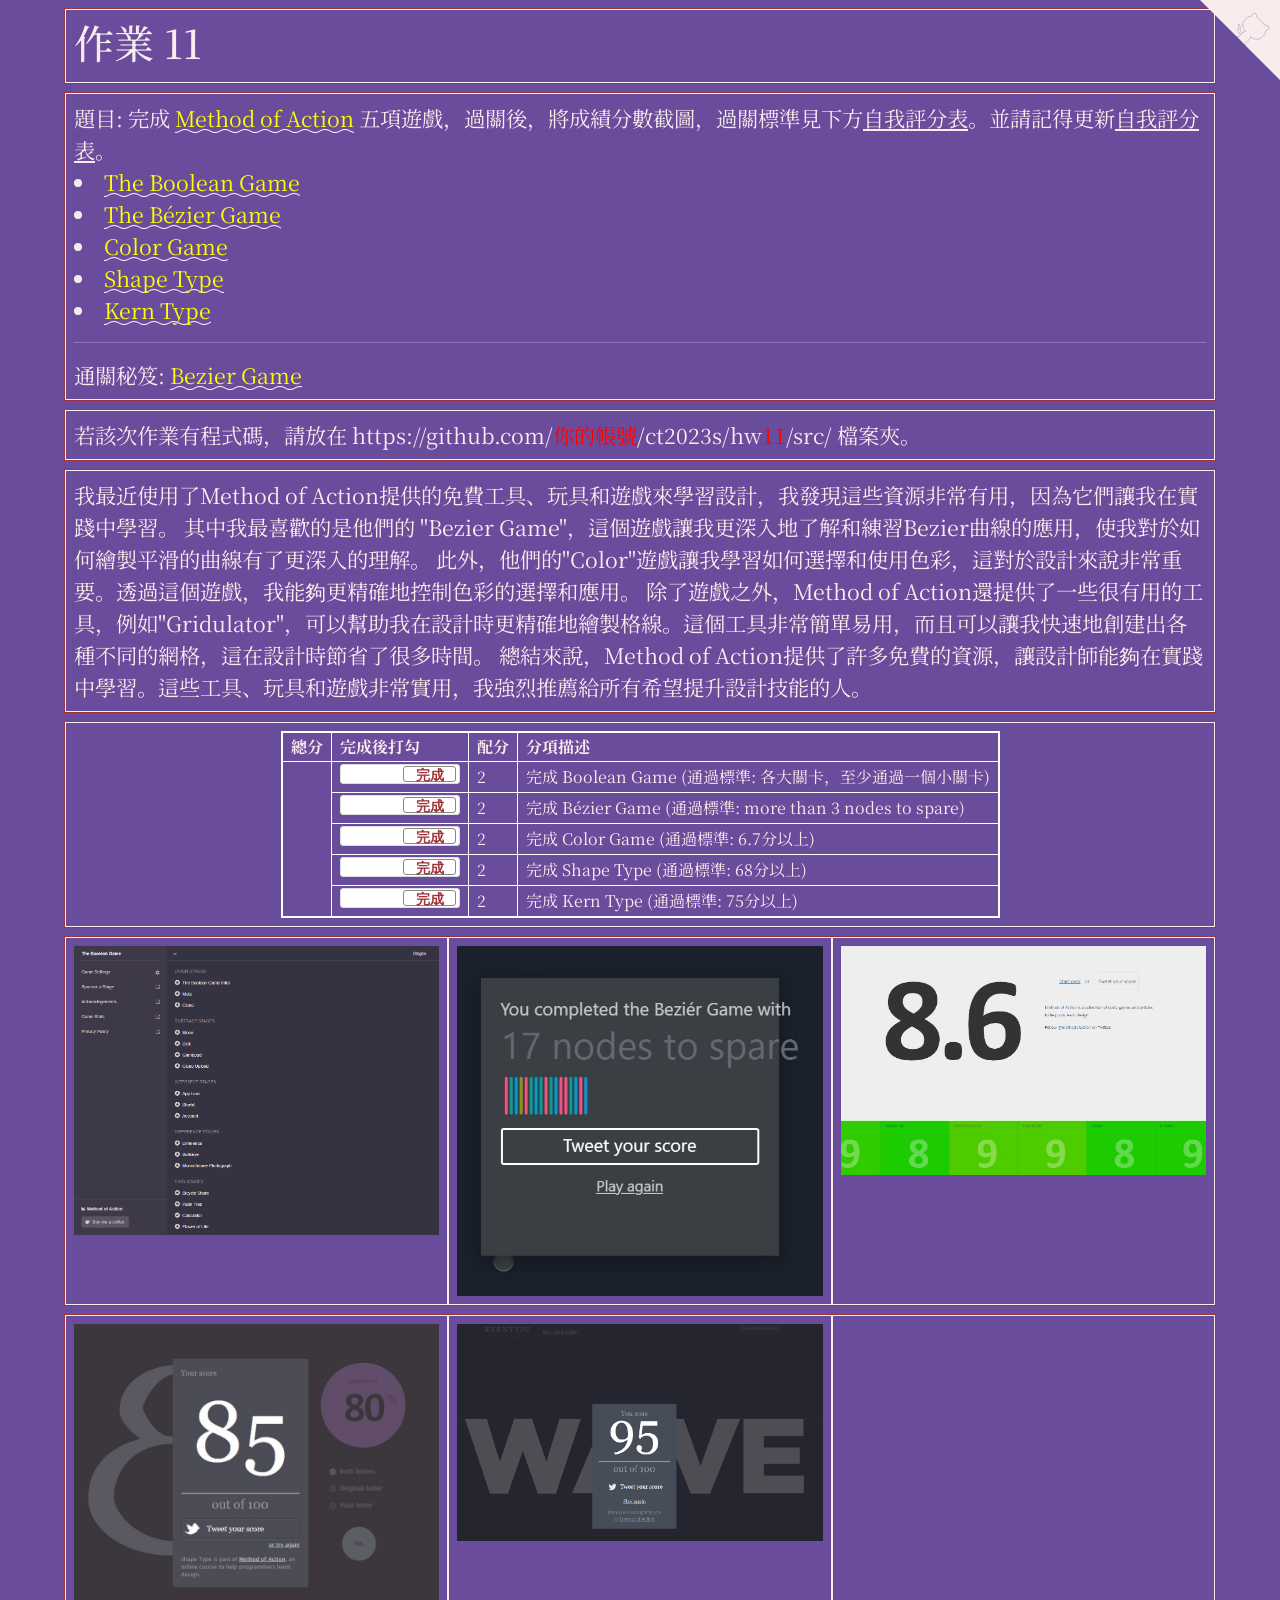
<file: hw11/index.html>
<!doctype html>
<html lang="zh-Hant-TW">
<head>
<!-- Required meta tags -->
<meta charset="utf-8">
<meta name="viewport" content="width=device-width, initial-scale=1">

<!-- D3, jquery -->
<script src="https://d3js.org/d3.v3.min.js" charset="utf-8"></script>
<script src="https://code.jquery.com/jquery-3.6.0.min.js" charset="utf-8"></script>

<!-- Bootstrap CSS -->
<link href="https://cdn.jsdelivr.net/npm/bootstrap@5.1.1/dist/css/bootstrap.min.css" rel="stylesheet">
<script src="https://cdn.jsdelivr.net/npm/bootstrap@5.1.1/dist/js/bootstrap.bundle.min.js"></script>

<title>作品集 Portfolio</title>
<style type="text/css">
  @import url('https://fonts.googleapis.com/css2?family=Noto+Serif+JP:wght@200&display=swap');

  table {
  border-collapse: collapse;
  border: 2px solid white; /* rgba(217,140,144,1) */
  font-size:  12pt;
  margin-left: auto;
  margin-right: auto;
  }

  td,
  th {
  border: 1px solid white;
  padding: 2px 8px;
  }

  .flipswitch
  {
      position: relative;
      background: white;
      width: 120px;
      height: 20px;
      -webkit-appearance: initial;
      border-radius: 3px;
      -webkit-tap-highlight-color: rgba(0, 0, 0, 0);
      outline:none;
      font-size: 14px;
      font-family: Trebuchet, Arial, sans-serif;
      font-weight: bold;
      cursor:pointer;
      border:1px solid #ddd;
  }
  .flipswitch:after
  {
      position:absolute;
      top:5%;
      display:block; 
      line-height:16px;
      width:45%;
      height:90%;
      background:#fff;
      box-sizing:border-box;
      text-align:center;
      transition: all 0.3s ease-in 0s; 
      color:rgba(159,53,58,1);
      border:#888 1px solid;
      border-radius:3px;
  }
  .flipswitch:after
  {
      left:2%;
      content: "未完成";
  }
  .flipswitch:checked:after
  {
      left:53%;
      content: "完成";
  }

  body {
    background-color: rgb(106, 76, 156); /* #6A4C9C */
    color: rgb(106, 76, 156);
    font-family: 'Noto Serif JP', serif;
  }

  .container-fluid {
    width:  90%;
  }

  .hw12 {
    border: 1px solid rgb(159, 53, 58);
    margin-top: 8px;
    margin-bottom: 8px;
  }

  .twenty {
    border: 1px solid #f9eced;
    color: #f9eced;
    padding: 8px;
    font-size: 16pt;
  }

  .twenty:hover {
      box-shadow: 0 0 5px 3px #f9eced;
      color: cyan; 
      text-shadow: 0 0 6px #FFFFFF, 0 0 6px #000000;
  }

  .github-corner:hover 
  .octo-arm {
    animation: octocat-wave 560ms ease-in-out
  }
  @keyframes octocat-wave {
    0%,100% {
      transform:rotate(0)
    }
    20%,60% {
      transform:rotate(-25deg)
    }
    40%,80% {
      transform:rotate(10deg)
    }
  }
  @media (max-width:500px) {
    .github-corner:hover 
    .octo-arm {
      animation:none
    }

    .github-corner 
    .octo-arm {
      animation: octocat-wave 560ms ease-in-out
    }
  }

  /* 波浪 */
  a {
    color:yellow;
    text-decoration: none; 
    background: url("data:image/svg+xml,%3Csvg xmlns='http://www.w3.org/2000/svg' viewBox='0 0 20 4'%3E%3Cpath fill='none' stroke='%23fff' d='M0 3.5c5 0 5-3 10-3s5 3 10 3 5-3 10-3 5 3 10 3'/%3E%3C/svg%3E") repeat-x 0 100%; 
    background-size:20px auto; 
    animation: waveMove 1s infinite linear;
  }

  a:hover {
    color:#f30;
    text-decoration: none;
    background: none;
    animation: none;
    text-decoration: underline;
    padding:2px 0;
  }
  @keyframes waveMove {
    from { background-position:0 100%; }
    to { background-position:20px 100%; }
  }
  /* 波浪 */
</style>
</head>
<body>
<!-- https://alexlenail.me/NN-SVG/about.html -->
<a href="https://github.com/你的帳號/ct2023s/" class="github-corner" aria-label="View source on Github">
  <svg width="80" height="80" viewBox="0 0 250 250" style="fill:#f9eced; color:#fff; position: absolute; top: 0; border: 0; right: 0;" aria-hidden="true">
    <path d="M0,0 L115,115 L130,115 L142,142 L250,250 L250,0 Z"></path>
    <path d="M128.3,109.0 C113.8,99.7 119.0,89.6 119.0,89.6 C122.0,82.7 120.5,78.6 120.5,78.6 C119.2,72.0 123.4,76.3 123.4,76.3 C127.3,80.9 125.5,87.3 125.5,87.3 C122.9,97.6 130.6,101.9 134.4,103.2" fill="#f9eced" stroke="#6A4C9C" style="transform-origin: 130px 106px;" class="octo-arm"></path>
    <path d="M115.0,115.0 C114.9,115.1 118.7,116.5 119.8,115.4 L133.7,101.6 C136.9,99.2 139.9,98.4 142.2,98.6 C133.8,88.0 127.5,74.4 143.8,58.0 C148.5,53.4 154.0,51.2 159.7,51.0 C160.3,49.4 163.2,43.6 171.4,40.1 C171.4,40.1 176.1,42.5 178.8,56.2 C183.1,58.6 187.2,61.8 190.9,65.4 C194.5,69.0 197.7,73.2 200.1,77.6 C213.8,80.2 216.3,84.9 216.3,84.9 C212.7,93.1 206.9,96.0 205.4,96.6 C205.1,102.4 203.0,107.8 198.3,112.5 C181.9,128.9 168.3,122.5 157.7,114.1 C157.9,116.9 156.7,120.9 152.7,124.9 L141.0,136.5 C139.8,137.7 141.6,141.9 141.8,141.8 Z" fill="#f9eced" stroke="#6A4C9C" class="octo-body"></path>
  </svg>
</a>

<div class="container-fluid">

  <!-- ------------------------------------------------>
  <div class="row hw12">
    <div class="col-md-12 twenty">
      <h1>作業 11</h1>
    </div>
  </div>

  <!-- ------------------------------------------------>
  <div class="row hw12">
    <div class="col-md-12 twenty">
      題目: 完成 <a href="https://method.ac/">Method of Action</a> 五項遊戲，過關後，將成績分數截圖，過關標準見下方<u>自我評分表</u>。並請記得更新<u>自我評分表</u>。
      <li><a href="https://boolean.method.ac/">The Boolean Game</a></li>
      <li><a href="https://bezier.method.ac/">The Bézier Game</a></li>
      <li><a href="https://color.method.ac/">Color Game</a></li>
      <li><a href="https://shape.method.ac/">Shape Type</a></li>
      <li><a href="https://type.method.ac/">Kern Type</a></li>
      <hr>
      通關秘笈: <a href="https://www.youtube.com/watch?v=a55tOCUy9oI&list=PLt3hKwTVbgyILYx3lzx6zuI27dgQKSKk-">Bezier Game</a>
    </div>
  </div>

  <!-- ------------------------------------------------>
  <div class="row hw12">
    <div class="col-md-12 twenty">
      若該次作業有程式碼，請放在 https://github.com/<span style="color:red;">你的帳號</span>/ct2023s/hw<span style="color:red;">11</span>/src/ 檔案夾。
    </div>
  </div>

  <!-- ------------------------------------------------>
  <div class="row hw12">
    <div class="col-md-12 twenty">
      我最近使用了Method of Action提供的免費工具、玩具和遊戲來學習設計，我發現這些資源非常有用，因為它們讓我在實踐中學習。
      其中我最喜歡的是他們的 "Bezier Game"，這個遊戲讓我更深入地了解和練習Bezier曲線的應用，使我對於如何繪製平滑的曲線有了更深入的理解。
      此外，他們的"Color"遊戲讓我學習如何選擇和使用色彩，這對於設計來說非常重要。透過這個遊戲，我能夠更精確地控制色彩的選擇和應用。
      除了遊戲之外，Method of Action還提供了一些很有用的工具，例如"Gridulator"，可以幫助我在設計時更精確地繪製格線。這個工具非常簡單易用，而且可以讓我快速地創建出各種不同的網格，這在設計時節省了很多時間。
      總結來說，Method of Action提供了許多免費的資源，讓設計師能夠在實踐中學習。這些工具、玩具和遊戲非常實用，我強烈推薦給所有希望提升設計技能的人。
    </div>
  </div>

  <!-- ------------------------------------------------>
  <div class="row hw12">
    <div class="col-md-12 twenty">
      <table>
        <tr>
          <th>總分</th>
          <th>完成後打勾</th>
          <th>配分</th>
          <th>分項描述</th>
        </tr>
        <tr>
          <td rowspan="7" id="myTotal"></td>
          <td><input type="checkbox" class="flipswitch" id="myCheckbox1" checked></td>
          <td id='m1'>2</td>
          <td>完成 Boolean Game (通過標準: 各大關卡，至少通過一個小關卡)</td>
        </tr>
        <tr>
          <td><input type="checkbox" class="flipswitch" id="myCheckbox2" checked></td>
          <td id='m2'>2</td>
          <td>完成 Bézier Game (通過標準: more than 3 nodes to spare)</td>
        </tr>
        <tr>
          <td><input type="checkbox" class="flipswitch" id="myCheckbox3" checked></td>
          <td id='m3'>2</td>
          <td>完成 Color Game (通過標準: 6.7分以上)</td>
        </tr>
        <tr>
          <td><input type="checkbox" class="flipswitch" id="myCheckbox4" checked></td>
          <td id='m4'>2</td>
          <td>完成 Shape Type (通過標準: 68分以上)</td>
        </tr>
        <tr>
          <td><input type="checkbox" class="flipswitch" id="myCheckbox5" checked></td>
          <td id='m5'>2</td>
          <td>完成 Kern Type (通過標準: 75分以上)</td>
        </tr>
      </table>
    </div>
  </div>

  <!-- ------------------------------------------------>
  <div class="row hw12">
    <div class="col-md-4 twenty">
      <a href="./boolean.png"> <img src="./boolean.png" width="100%" /></a>
    </div>
    <div class="col-md-4 twenty">
      <!--
      <video id="video1" style="width:100%;max-width:100%;" controls="">
        <source src="https://www.w3schools.com/html/mov_bbb.mp4" type="video/mp4">
      </video>
      -->
      <img src="./bezier.png" width="100%" />
    </div>
    <div class="col-md-4 twenty">
      <img src="./color.png" width="100%" />
    </div>
  </div>

  <!-- ------------------------------------------------>
  <div class="row hw12">
    <div class="col-md-4 twenty">
      <img src="./shape.png" width="100%" />
    </div>
    <div class="col-md-4 twenty">
      <img src="./kern.png" width="100%" />
    </div>
    <div class="col-md-4 twenty">
      <!-- 無 -->
    </div>
  </div>



  <!-- ------------------------------------------------>


<script>
  $(function() {
    var f = function() {
      $(this).next().text($(this).is(':checked') ? '做完' : '未做完');
    };
    $('input').change(f).trigger('change');
  });

  d3.select("#myCheckbox1").on("change",update);
  d3.select("#myCheckbox2").on("change",update);
  d3.select("#myCheckbox3").on("change",update);
  d3.select("#myCheckbox4").on("change",update);
  d3.select("#myCheckbox5").on("change",update);

  update();
  
  function update(){

    var score = 0;

    if (d3.select("#myCheckbox1").property("checked")){
      score += parseInt(d3.select('#m1').html());
    }

    if (d3.select("#myCheckbox2").property("checked")){
      score += parseInt(d3.select('#m2').html());   
    }

    if (d3.select("#myCheckbox3").property("checked")){
      score += parseInt(d3.select('#m3').html());   
    }

    if (d3.select("#myCheckbox4").property("checked")){
      score += parseInt(d3.select('#m4').html());   
    }

    if (d3.select("#myCheckbox5").property("checked")){
      score += parseInt(d3.select('#m5').html());   
    }



    d3.select("#myTotal").html(score);    
  }
</script>

</body>
</html>
</file>
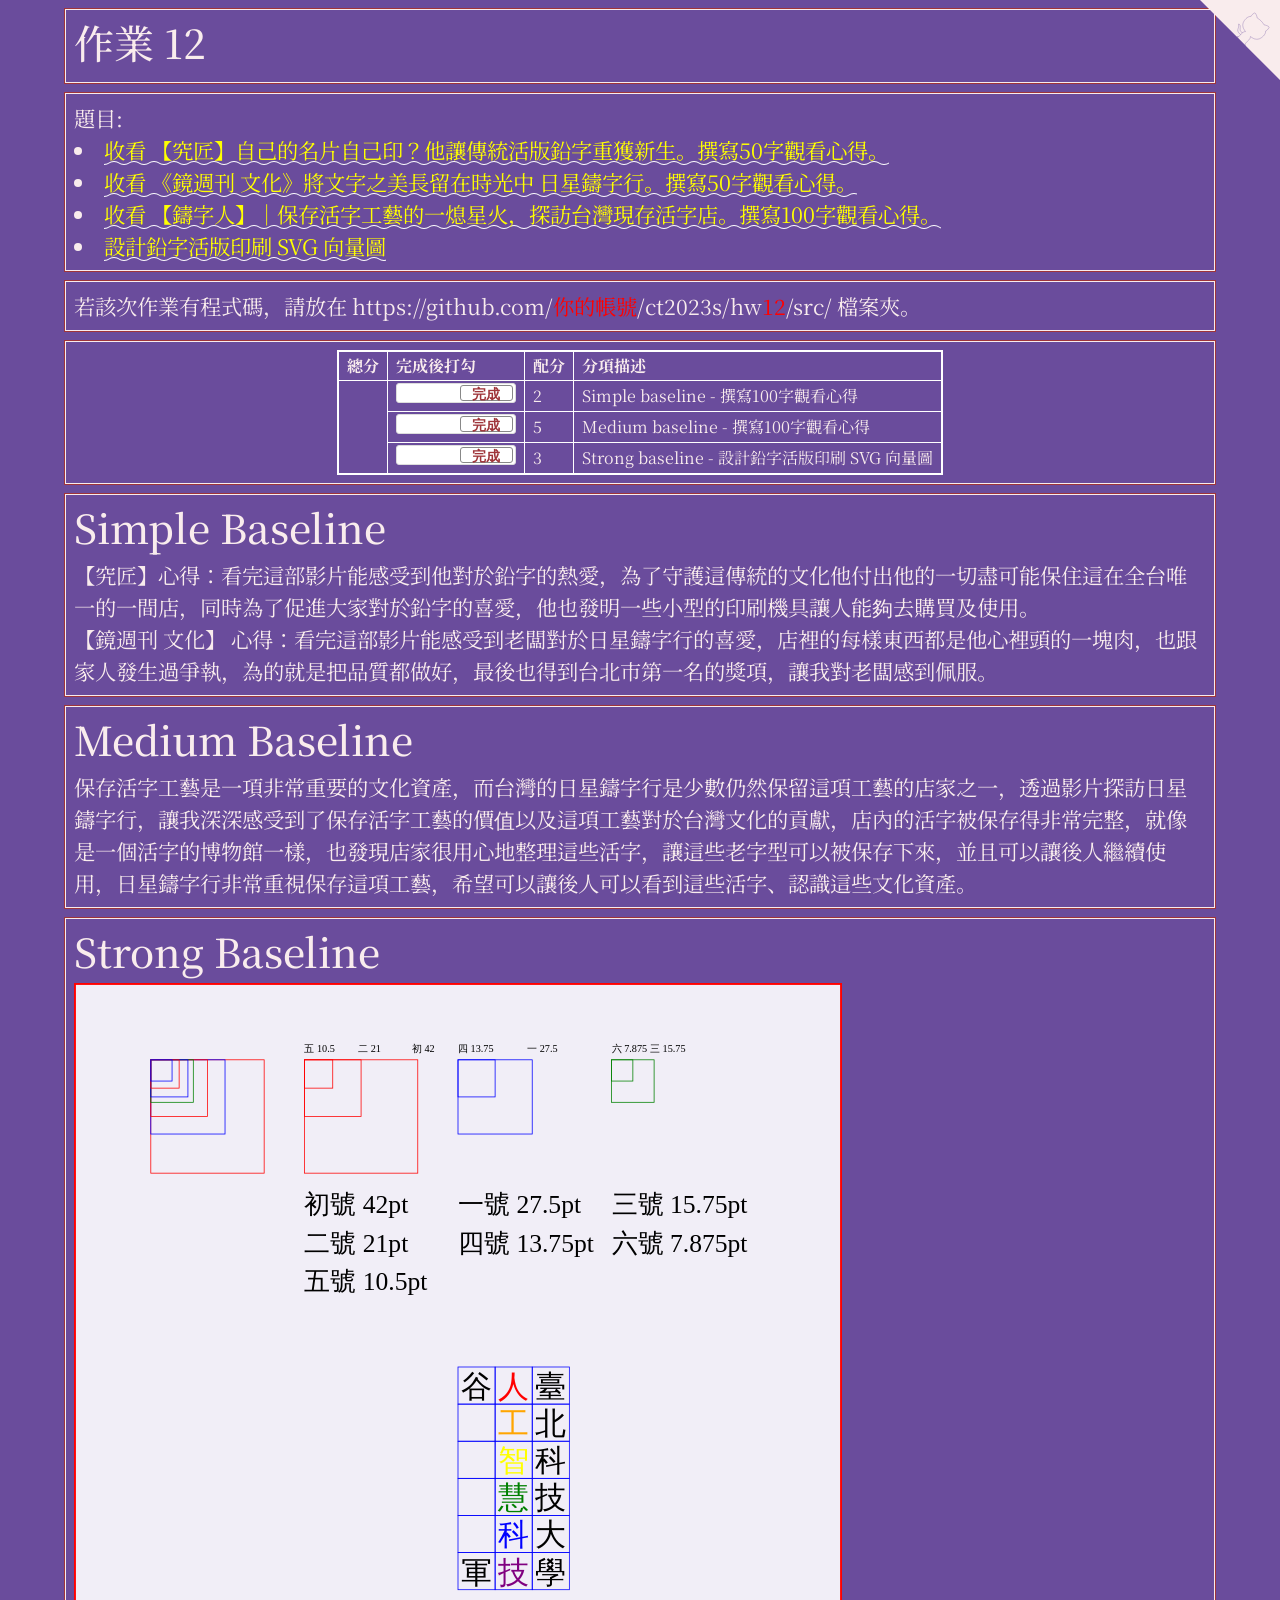
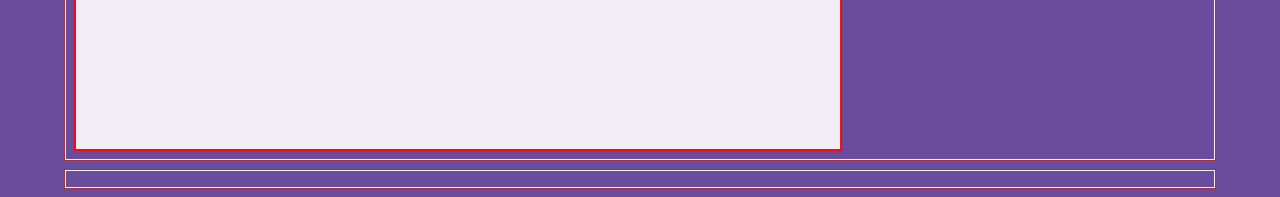
<file: hw12/index.html>
<!doctype html>
<html lang="zh-Hant-TW">
<head>
<!-- Required meta tags -->
<meta charset="utf-8">
<meta name="viewport" content="width=device-width, initial-scale=1">

<!-- D3, jquery -->
<script src="https://d3js.org/d3.v3.min.js" charset="utf-8"></script>
<script src="https://code.jquery.com/jquery-3.6.0.min.js" charset="utf-8"></script>

<!-- Bootstrap CSS -->
<link href="https://cdn.jsdelivr.net/npm/bootstrap@5.1.1/dist/css/bootstrap.min.css" rel="stylesheet">
<script src="https://cdn.jsdelivr.net/npm/bootstrap@5.1.1/dist/js/bootstrap.bundle.min.js"></script>

<title>作品集 Portfolio</title>
<!-- https://alexlenail.me/NN-SVG/about.html -->
<link rel="icon" href="../hw00/favicon.svg"/>
<style type="text/css">
  @import url('https://fonts.googleapis.com/css2?family=Noto+Serif+JP:wght@200&display=swap');

  table {
  border-collapse: collapse;
  border: 2px solid white; /* rgba(217,140,144,1) */
  font-size:  12pt;
  margin-left: auto;
  margin-right: auto;
  }

  td,
  th {
  border: 1px solid white;
  padding: 2px 8px;
  }

  .flipswitch
  {
      position: relative;
      background: white;
      width: 120px;
      height: 20px;
      -webkit-appearance: initial;
      border-radius: 3px;
      -webkit-tap-highlight-color: rgba(0, 0, 0, 0);
      outline:none;
      font-size: 14px;
      font-family: Trebuchet, Arial, sans-serif;
      font-weight: bold;
      cursor:pointer;
      border:1px solid #ddd;
  }
  .flipswitch:after
  {
      position:absolute;
      top:5%;
      display:block; 
      line-height:16px;
      width:45%;
      height:90%;
      background:#fff;
      box-sizing:border-box;
      text-align:center;
      transition: all 0.3s ease-in 0s; 
      color:rgba(159,53,58,1);
      border:#888 1px solid;
      border-radius:3px;
  }
  .flipswitch:after
  {
      left:2%;
      content: "未完成";
  }
  .flipswitch:checked:after
  {
      left:53%;
      content: "完成";
  }

  body {
    background-color: rgb(106, 76, 156); /* #6A4C9C */
    color: rgb(106, 76, 156);
    font-family: 'Noto Serif JP', serif;
  }

  .container-fluid {
    width:  90%;
  }

  .hw12 {
    border: 1px solid rgb(159, 53, 58);
    margin-top: 8px;
    margin-bottom: 8px;
  }

  .twenty {
    border: 1px solid #f9eced;
    color: #f9eced;
    padding: 8px;
    font-size: 16pt;
  }

  .twenty:hover {
      box-shadow: 0 0 5px 3px #f9eced;
      color: cyan; 
      text-shadow: 0 0 6px #FFFFFF, 0 0 6px #000000;
  }

  .github-corner:hover 
  .octo-arm {
    animation: octocat-wave 560ms ease-in-out
  }
  @keyframes octocat-wave {
    0%,100% {
      transform:rotate(0)
    }
    20%,60% {
      transform:rotate(-25deg)
    }
    40%,80% {
      transform:rotate(10deg)
    }
  }
  @media (max-width:500px) {
    .github-corner:hover 
    .octo-arm {
      animation:none
    }

    .github-corner 
    .octo-arm {
      animation: octocat-wave 560ms ease-in-out
    }
  }

  /* 波浪 */
  a {
    color:yellow;
    text-decoration: none; 
    background: url("data:image/svg+xml,%3Csvg xmlns='http://www.w3.org/2000/svg' viewBox='0 0 20 4'%3E%3Cpath fill='none' stroke='%23fff' d='M0 3.5c5 0 5-3 10-3s5 3 10 3 5-3 10-3 5 3 10 3'/%3E%3C/svg%3E") repeat-x 0 100%; 
    background-size:20px auto; 
    animation: waveMove 1s infinite linear;
  }

  a:hover {
    color:#f30;
    text-decoration: none;
    background: none;
    animation: none;
    text-decoration: underline;
    padding:2px 0;
  }
  @keyframes waveMove {
    from { background-position:0 100%; }
    to { background-position:20px 100%; }
  }
  /* 波浪 */
</style>
</head>
<body>
<!-- https://alexlenail.me/NN-SVG/about.html -->
<a href="https://github.com/你的帳號/ct2023s/" class="github-corner" aria-label="View source on Github">
  <svg width="80" height="80" viewBox="0 0 250 250" style="fill:#f9eced; color:#fff; position: absolute; top: 0; border: 0; right: 0;" aria-hidden="true">
    <path d="M0,0 L115,115 L130,115 L142,142 L250,250 L250,0 Z"></path>
    <path d="M128.3,109.0 C113.8,99.7 119.0,89.6 119.0,89.6 C122.0,82.7 120.5,78.6 120.5,78.6 C119.2,72.0 123.4,76.3 123.4,76.3 C127.3,80.9 125.5,87.3 125.5,87.3 C122.9,97.6 130.6,101.9 134.4,103.2" fill="#f9eced" stroke="#6A4C9C" style="transform-origin: 130px 106px;" class="octo-arm"></path>
    <path d="M115.0,115.0 C114.9,115.1 118.7,116.5 119.8,115.4 L133.7,101.6 C136.9,99.2 139.9,98.4 142.2,98.6 C133.8,88.0 127.5,74.4 143.8,58.0 C148.5,53.4 154.0,51.2 159.7,51.0 C160.3,49.4 163.2,43.6 171.4,40.1 C171.4,40.1 176.1,42.5 178.8,56.2 C183.1,58.6 187.2,61.8 190.9,65.4 C194.5,69.0 197.7,73.2 200.1,77.6 C213.8,80.2 216.3,84.9 216.3,84.9 C212.7,93.1 206.9,96.0 205.4,96.6 C205.1,102.4 203.0,107.8 198.3,112.5 C181.9,128.9 168.3,122.5 157.7,114.1 C157.9,116.9 156.7,120.9 152.7,124.9 L141.0,136.5 C139.8,137.7 141.6,141.9 141.8,141.8 Z" fill="#f9eced" stroke="#6A4C9C" class="octo-body"></path>
  </svg>
</a>

<div class="container-fluid">

  <!-- ------------------------------------------------>
  <div class="row hw12">
    <div class="col-md-12 twenty">
      <h1>作業 12</h1>
    </div>
  </div>

  <!-- ------------------------------------------------>
  <div class="row hw12">
    <div class="col-md-12 twenty">
      題目:
      <li><a href="https://youtu.be/fSVQ6Fo5ttQ">收看 【究匠】自己的名片自己印？他讓傳統活版鉛字重獲新生。撰寫50字觀看心得。</a></li>
      <li><a href="https://youtu.be/EgAfpSDBrEg">收看 《鏡週刊 文化》將文字之美長留在時光中 日星鑄字行。撰寫50字觀看心得。</a></li>
      <li><a href="https://youtu.be/hhezZGfNX9Y">收看 【鑄字人】│保存活字工藝的一熄星火，探訪台灣現存活字店。撰寫100字觀看心得。</a></li>
      <li><a href="https://imccp.com/typefoundry/">設計鉛字活版印刷 SVG 向量圖</a></li>
    </div>
  </div>

  <!-- ------------------------------------------------>
  <div class="row hw12">
    <div class="col-md-12 twenty">
      若該次作業有程式碼，請放在 https://github.com/<span style="color:red;">你的帳號</span>/ct2023s/hw<span style="color:red;">12</span>/src/ 檔案夾。
    </div>
  </div>


  <!-- ------------------------------------------------>
  <div class="row hw12">
    <div class="col-md-12 twenty">
      <table>
        <tr>
          <th>總分</th>
          <th>完成後打勾</th>
          <th>配分</th>
          <th>分項描述</th>
        </tr>
        <tr>
          <td rowspan="7" id="myTotal"></td>
          <td><input type="checkbox" class="flipswitch" id="myCheckbox1" checked></td>
          <td id='m1'>2</td>
          <td>Simple baseline - 撰寫100字觀看心得</td>
        </tr>
        <tr>
          <td><input type="checkbox" class="flipswitch" id="myCheckbox2" checked></td>
          <td id='m2'>5</td>
          <td>Medium baseline - 撰寫100字觀看心得 </td>
        </tr>
        <tr>
          <td><input type="checkbox" class="flipswitch" id="myCheckbox3" checked></td>
          <td id='m3'>3</td>
          <td>Strong baseline - 設計鉛字活版印刷 SVG 向量圖 </td>
        </tr>
      </table>
    </div>
  </div>

  <!-- ------------------------------------------------>
  <div class="row hw12">
    <div class="col-md-12 twenty">
      <h1>Simple Baseline</h1>
      【究匠】心得：看完這部影片能感受到他對於鉛字的熱愛，為了守護這傳統的文化他付出他的一切盡可能保住這在全台唯一的一間店，同時為了促進大家對於鉛字的喜愛，他也發明一些小型的印刷機具讓人能夠去購買及使用。</br>
      【鏡週刊 文化】 心得：看完這部影片能感受到老闆對於日星鑄字行的喜愛，店裡的每樣東西都是他心裡頭的一塊肉，也跟家人發生過爭執，為的就是把品質都做好，最後也得到台北市第一名的獎項，讓我對老闆感到佩服。
    </div>
  </div>

  <!-- ------------------------------------------------>
  <div class="row hw12">
    <div class="col-md-12 twenty">
      <h1>Medium Baseline</h1>
      保存活字工藝是一項非常重要的文化資產，而台灣的日星鑄字行是少數仍然保留這項工藝的店家之一，透過影片探訪日星鑄字行，讓我深深感受到了保存活字工藝的價值以及這項工藝對於台灣文化的貢獻，店內的活字被保存得非常完整，就像是一個活字的博物館一樣，也發現店家很用心地整理這些活字，讓這些老字型可以被保存下來，並且可以讓後人繼續使用，日星鑄字行非常重視保存這項工藝，希望可以讓後人可以看到這些活字、認識這些文化資產。
    </div>
  </div>

  <!-- ------------------------------------------------>
  <div class="row hw12">
    <div class="col-md-12 twenty">
      <h1>Strong Baseline</h1>
      <img src="./stamp.svg" width="768">
    </div>
  </div>


  <!-- ------------------------------------------------>
  <div class="row hw12">
    <div class="col-md-12 twenty">
    <!--       
      <video id="video1" style="width:100%;max-width:100%;" controls="">
        <source src="https://www.w3schools.com/html/mov_bbb.mp4" type="video/mp4">
      </video> 
    -->
    </div>
  </div>

  <!-- ------------------------------------------------>

  <!-- ------------------------------------------------>


<script>
  $(function() {
    var f = function() {
      $(this).next().text($(this).is(':checked') ? '做完' : '未做完');
    };
    $('input').change(f).trigger('change');
  });

  d3.select("#myCheckbox1").on("change",update);
  d3.select("#myCheckbox2").on("change",update);
  d3.select("#myCheckbox3").on("change",update);
  d3.select("#myCheckbox4").on("change",update);
  d3.select("#myCheckbox5").on("change",update);
  d3.select("#myCheckbox6").on("change",update);
  d3.select("#myCheckbox7").on("change",update);

  update();
  
  function update(){

    var score = 0;

    if (d3.select("#myCheckbox1").property("checked")){
      score += parseInt(d3.select('#m1').html());
    }

    if (d3.select("#myCheckbox2").property("checked")){
      score += parseInt(d3.select('#m2').html());   
    }

    if (d3.select("#myCheckbox3").property("checked")){
      score += parseInt(d3.select('#m3').html());   
    }

    d3.select("#myTotal").html(score);    
  }
</script>

</body>
</html>
</file>
<file: hw04/css/mystyle.css>
@font-face{
    font-family: OFont;
    src: url(../src/OFont.otf) format('opentype');
}
</file>
<file: hw05/style.css>
.Block{
    border-style: solid;
    border-width: 1px;
    padding: 20px 20px;
    font-size: 26px;
    font-family: Arial;
    text-align: left;
    margin: 20px 30px;
}

.Center{
    display: block;
    margin: 5px auto;
}

.Inline{
    display: inline-block;
    flex-direction: column;
    margin: 5px 5px;
}

.Color{
    color: #FFFFFF;
    border-color: #FFFFFF;
    background-color: #7B5DAD;
}









table {
    border-collapse: collapse;
    border: 2px solid white; /* rgba(217,140,144,1) */
    font-size:  12pt;
    margin-left: auto;
    margin-right: auto;
    }
  
    td,
    th {
    border: 1px solid white;
    padding: 2px 8px;
    }
  
    .flipswitch
    {
        position: relative;
        background: white;
        width: 120px;
        height: 20px;
        -webkit-appearance: initial;
        border-radius: 3px;
        -webkit-tap-highlight-color: rgba(0, 0, 0, 0);
        outline:none;
        font-size: 14px;
        font-family: Trebuchet, Arial, sans-serif;
        font-weight: bold;
        cursor:pointer;
        border:1px solid #ddd;
    }
    .flipswitch:after
    {
        position:absolute;
        top:5%;
        display:block; 
        line-height:16px;
        width:45%;
        height:90%;
        background:#fff;
        box-sizing:border-box;
        text-align:center;
        transition: all 0.3s ease-in 0s; 
        color:rgba(159,53,58,1);
        border:#888 1px solid;
        border-radius:3px;
    }
    .flipswitch:after
    {
        left:2%;
        content: "未完成";
    }
    .flipswitch:checked:after
    {
        left:53%;
        content: "完成";
    }
  
    body {
      background-color: rgb(106, 76, 156); /* #6A4C9C */
      color: rgb(106, 76, 156);
      font-family: 'Noto Serif JP', serif;
    }
  
    .container-fluid {
      width:  90%;
    }
  
    .hw12 {
      border: 1px solid rgb(159, 53, 58);
      margin-top: 8px;
      margin-bottom: 8px;
    }
  
    .twenty {
      border: 1px solid #f9eced;
      color: #f9eced;
      padding: 8px;
      font-size: 16pt;
    }
  
    .twenty:hover {
        box-shadow: 0 0 5px 3px #f9eced;
        color: cyan; 
        text-shadow: 0 0 6px #FFFFFF, 0 0 6px #000000;
    }
  
  
    .github-corner:hover 
    .octo-arm {
      animation: octocat-wave 560ms ease-in-out
    }
    @keyframes octocat-wave {
      0%,100% {
        transform:rotate(0)
      }
      20%,60% {
        transform:rotate(-25deg)
      }
      40%,80% {
        transform:rotate(10deg)
      }
    }
    @media (max-width:500px) {
      .github-corner:hover 
      .octo-arm {
        animation:none
      }
  
      .github-corner 
      .octo-arm {
        animation: octocat-wave 560ms ease-in-out
      }
    }
</file>
